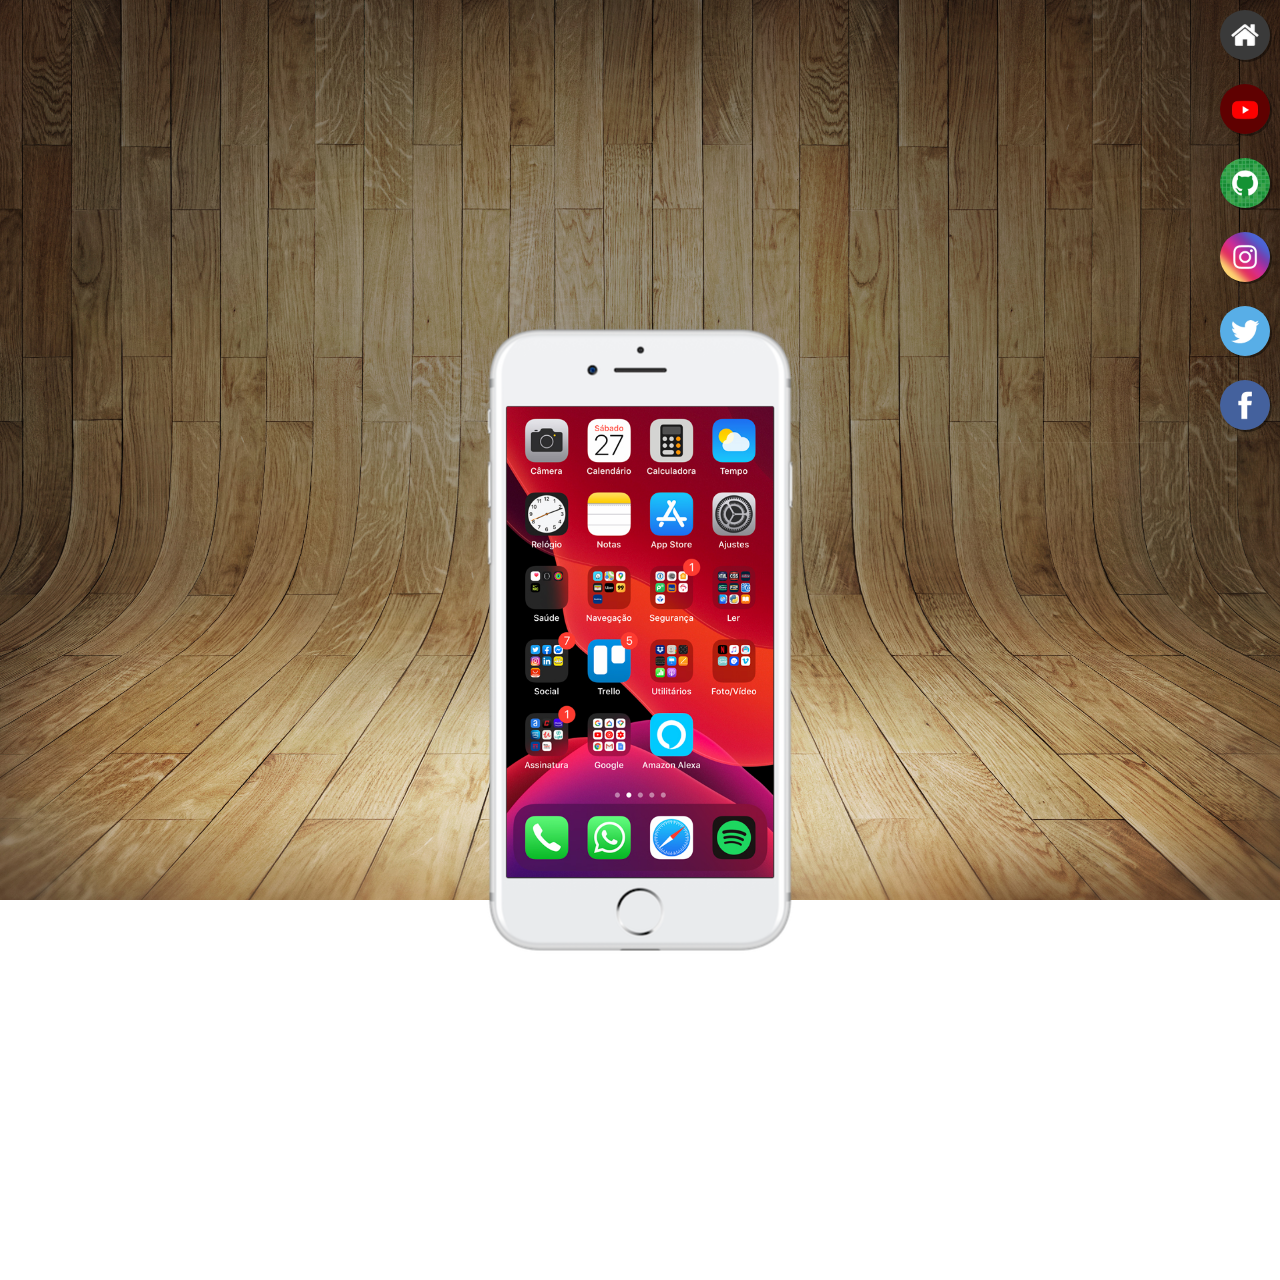
<file: index.html>
<!DOCTYPE html>
<html lang="en">
<head>
    <meta charset="UTF-8">
    <meta name="viewport" content="width=device-width, initial-scale=1.0">
    <link rel="shortcut icon" href="favicon.ico" type="image/x-icon">
    <link rel="stylesheet" href="estilos/style.css">
    <title>Projeto Social</title>
</head>
<body>
    <main>
        <section id="telefone">
            <iframe src="./home.html" frameborder="0" name="tela" id="tela">
                <p>Seu navegador não é compatível com essa tecnologia.</p>
            </iframe>
        </section>
        <section id="sociais">
            <a href="./home.html" target="tela"><img src="./imagens/logo-home.jpg" alt="Logo Home"></a><br>
            <a href="./youtube.html" target="tela"><img src="./imagens/logo-youtube.jpg" alt="Logo Youtube"></a><br>
            <a href="./github.html" target="tela"><img src="./imagens/logo-github.jpg" alt="Logo GitHub"></a><br>
            <a href="./instagram.html" target="tela"><img src="./imagens/logo-instagram.jpg" alt="Logo Instagram"></a><br>
            <a href="./twitter.html" target="tela"><img src="./imagens/logo-twitter.jpg" alt="Logo Twitter"></a><br>
            <a href="./facebook.html" target="tela"><img src="./imagens/logo-facebook.jpg" alt="Logo Facebook"></a>
        </section>
    </main>
</body>
</html>
</file>
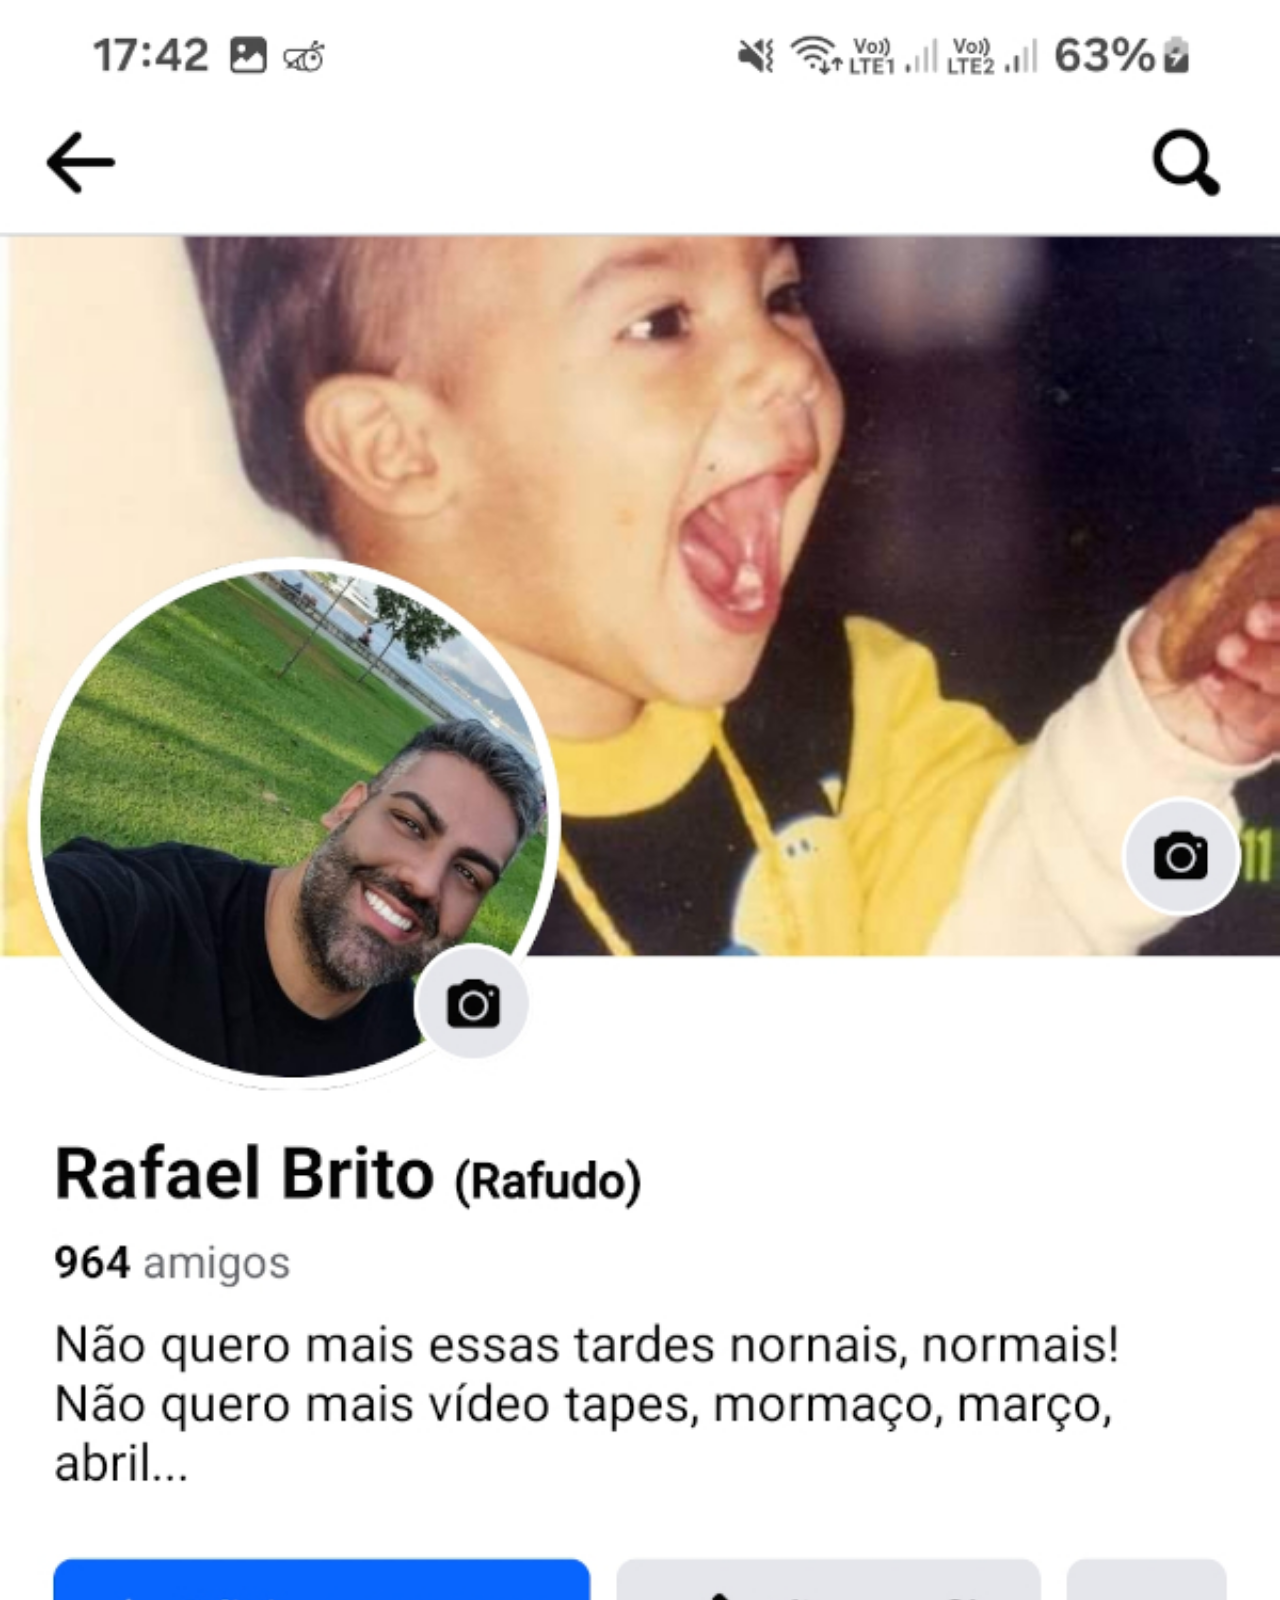
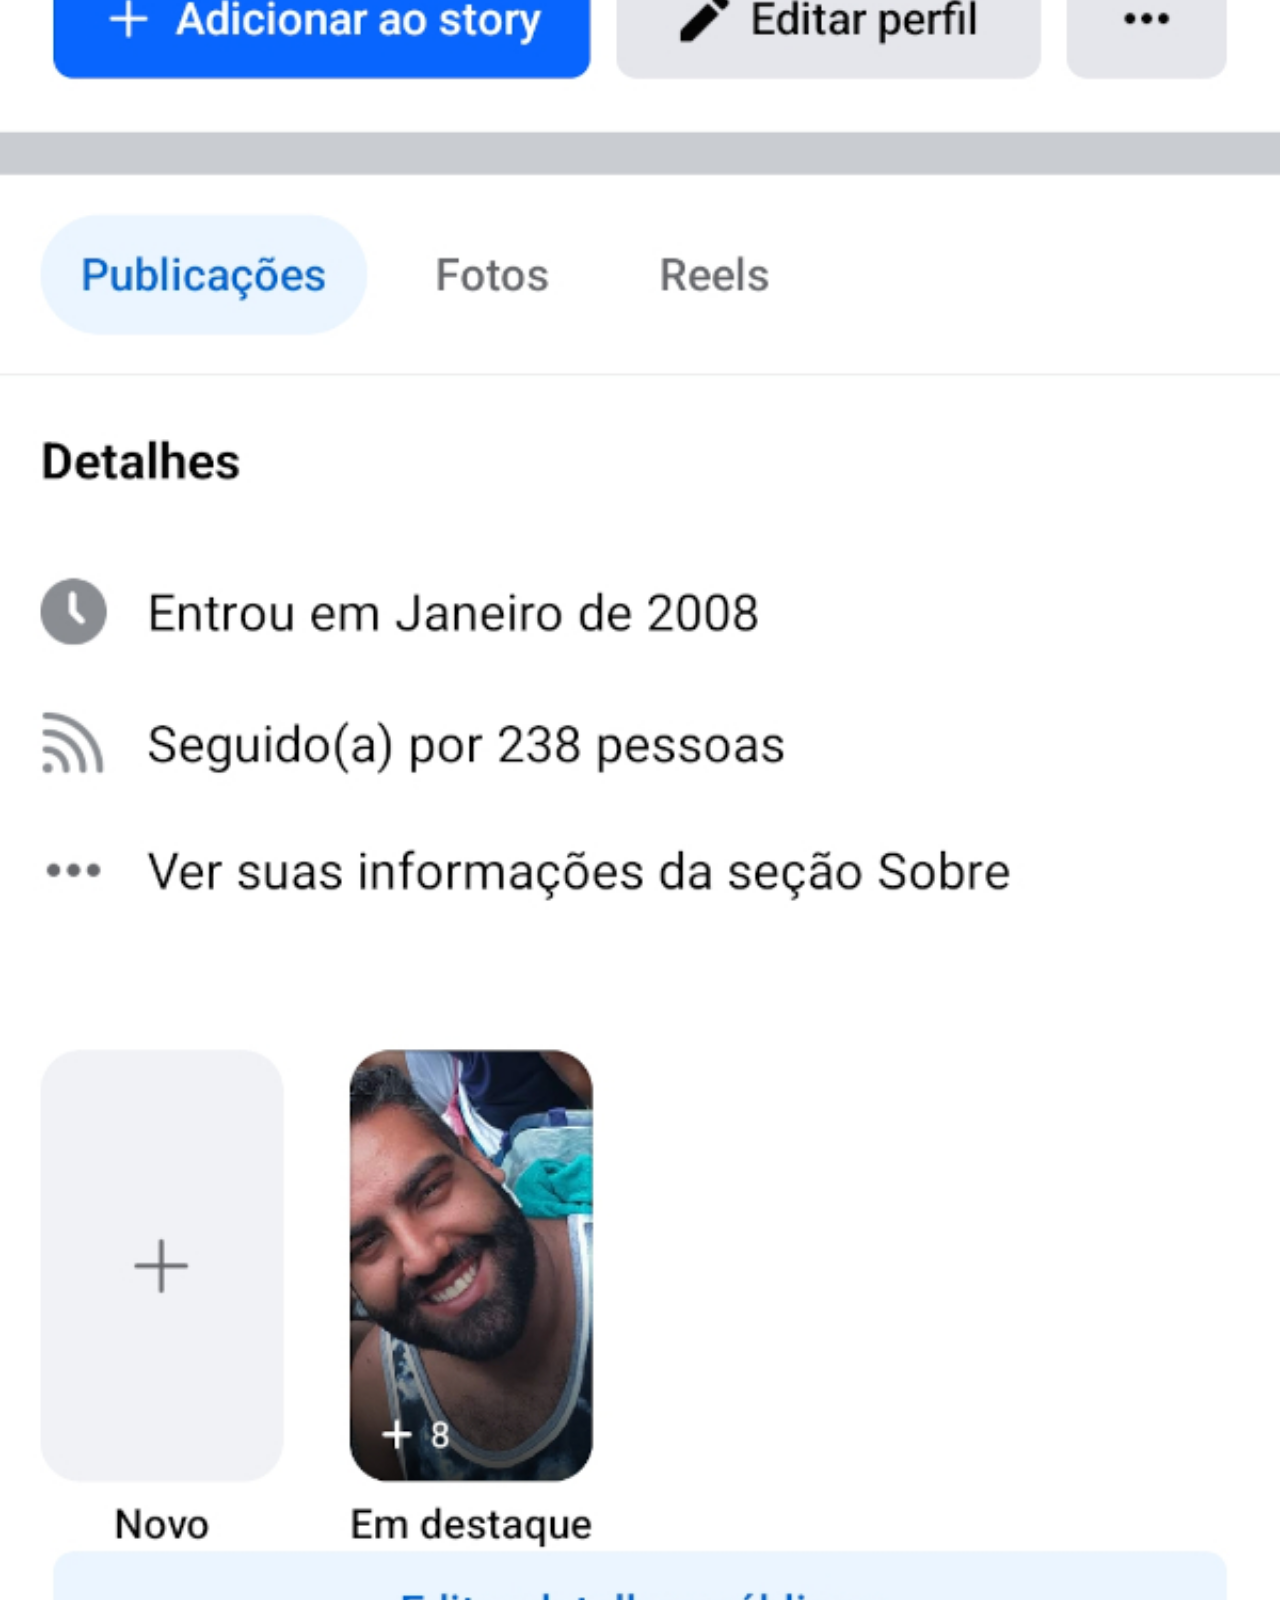
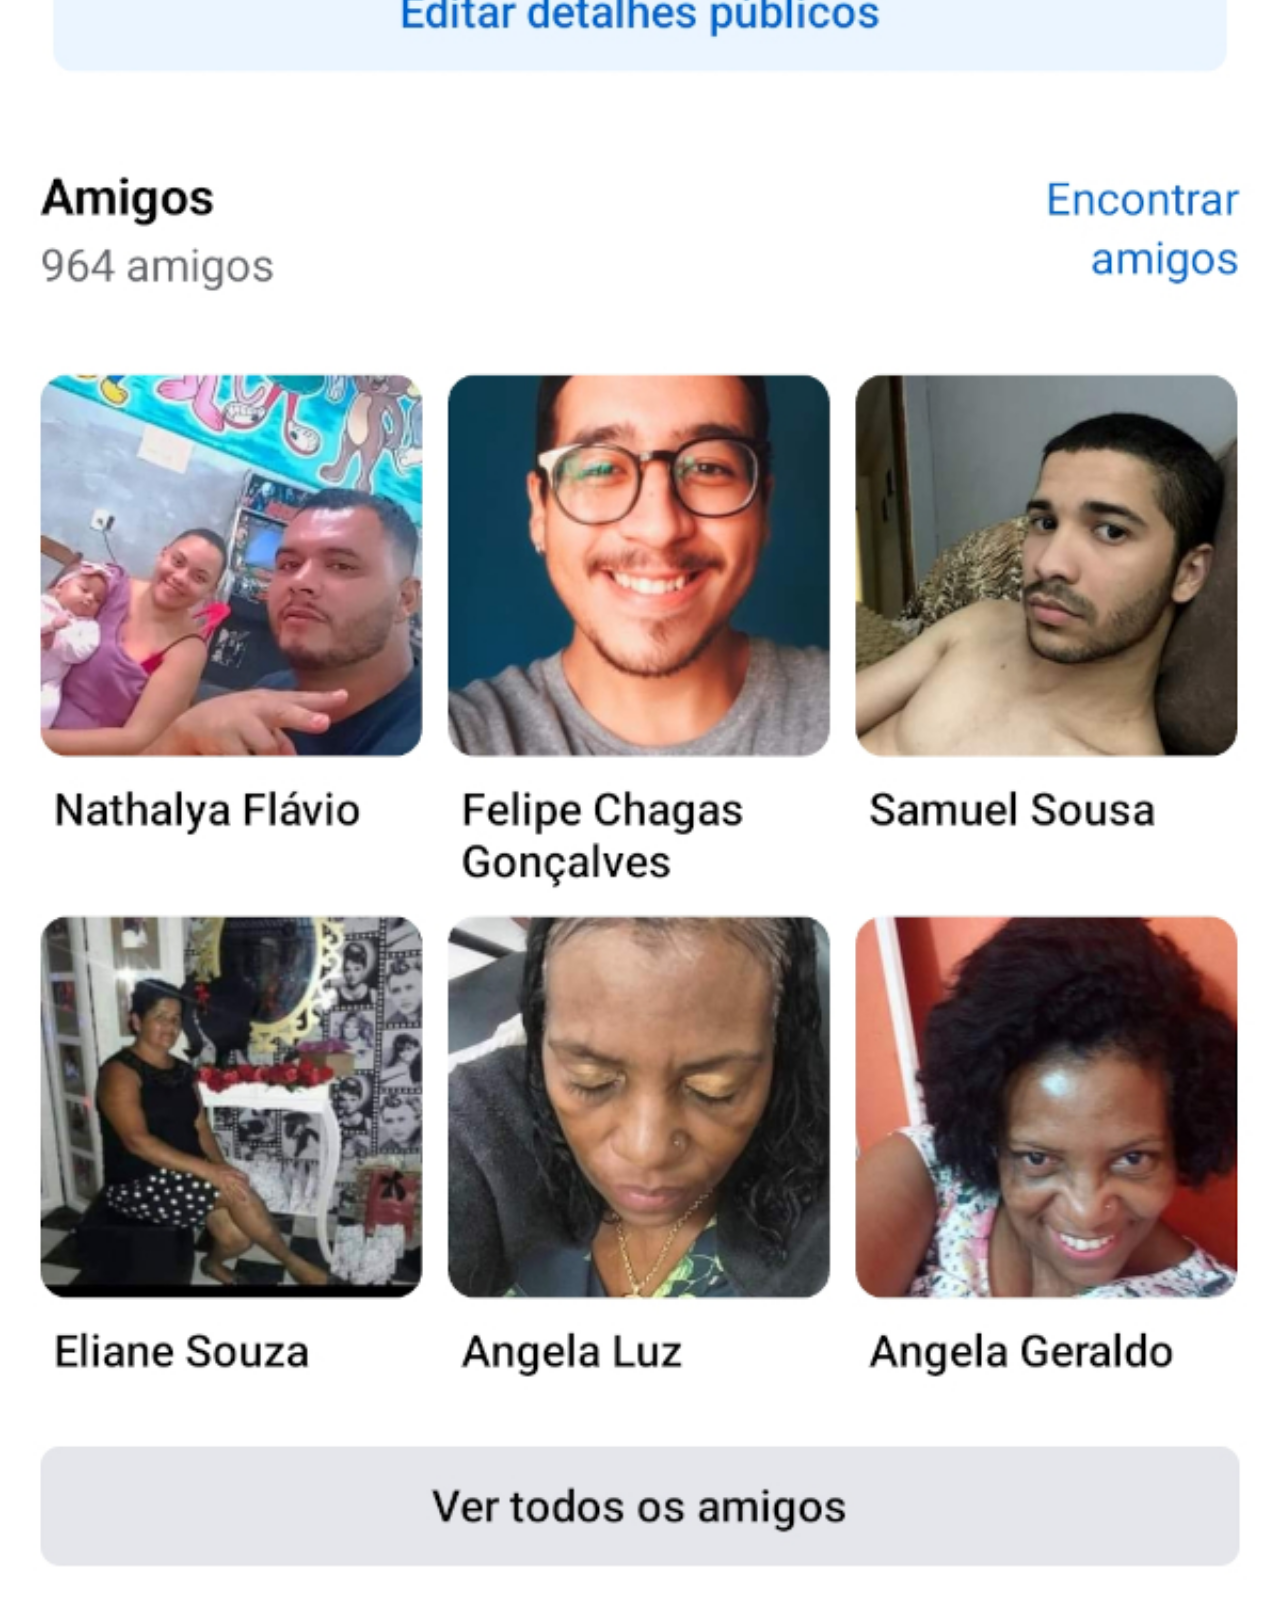
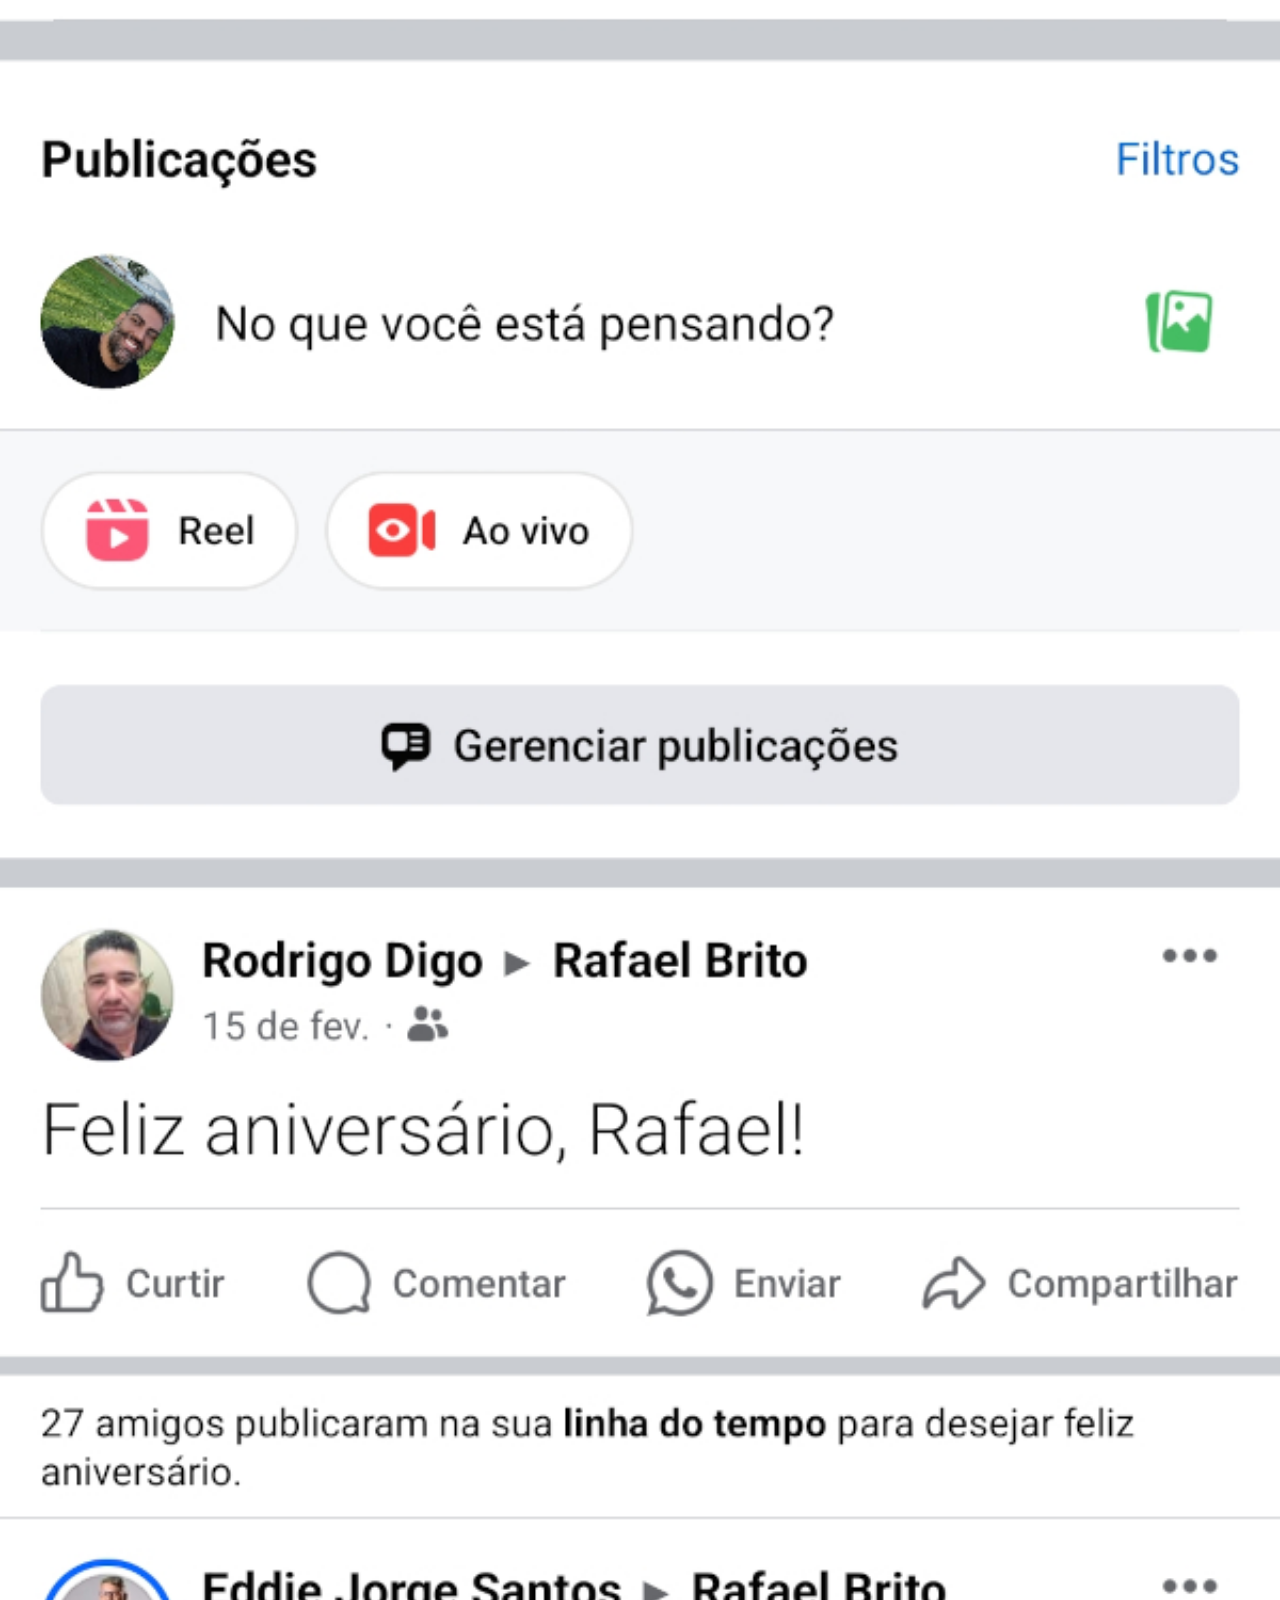
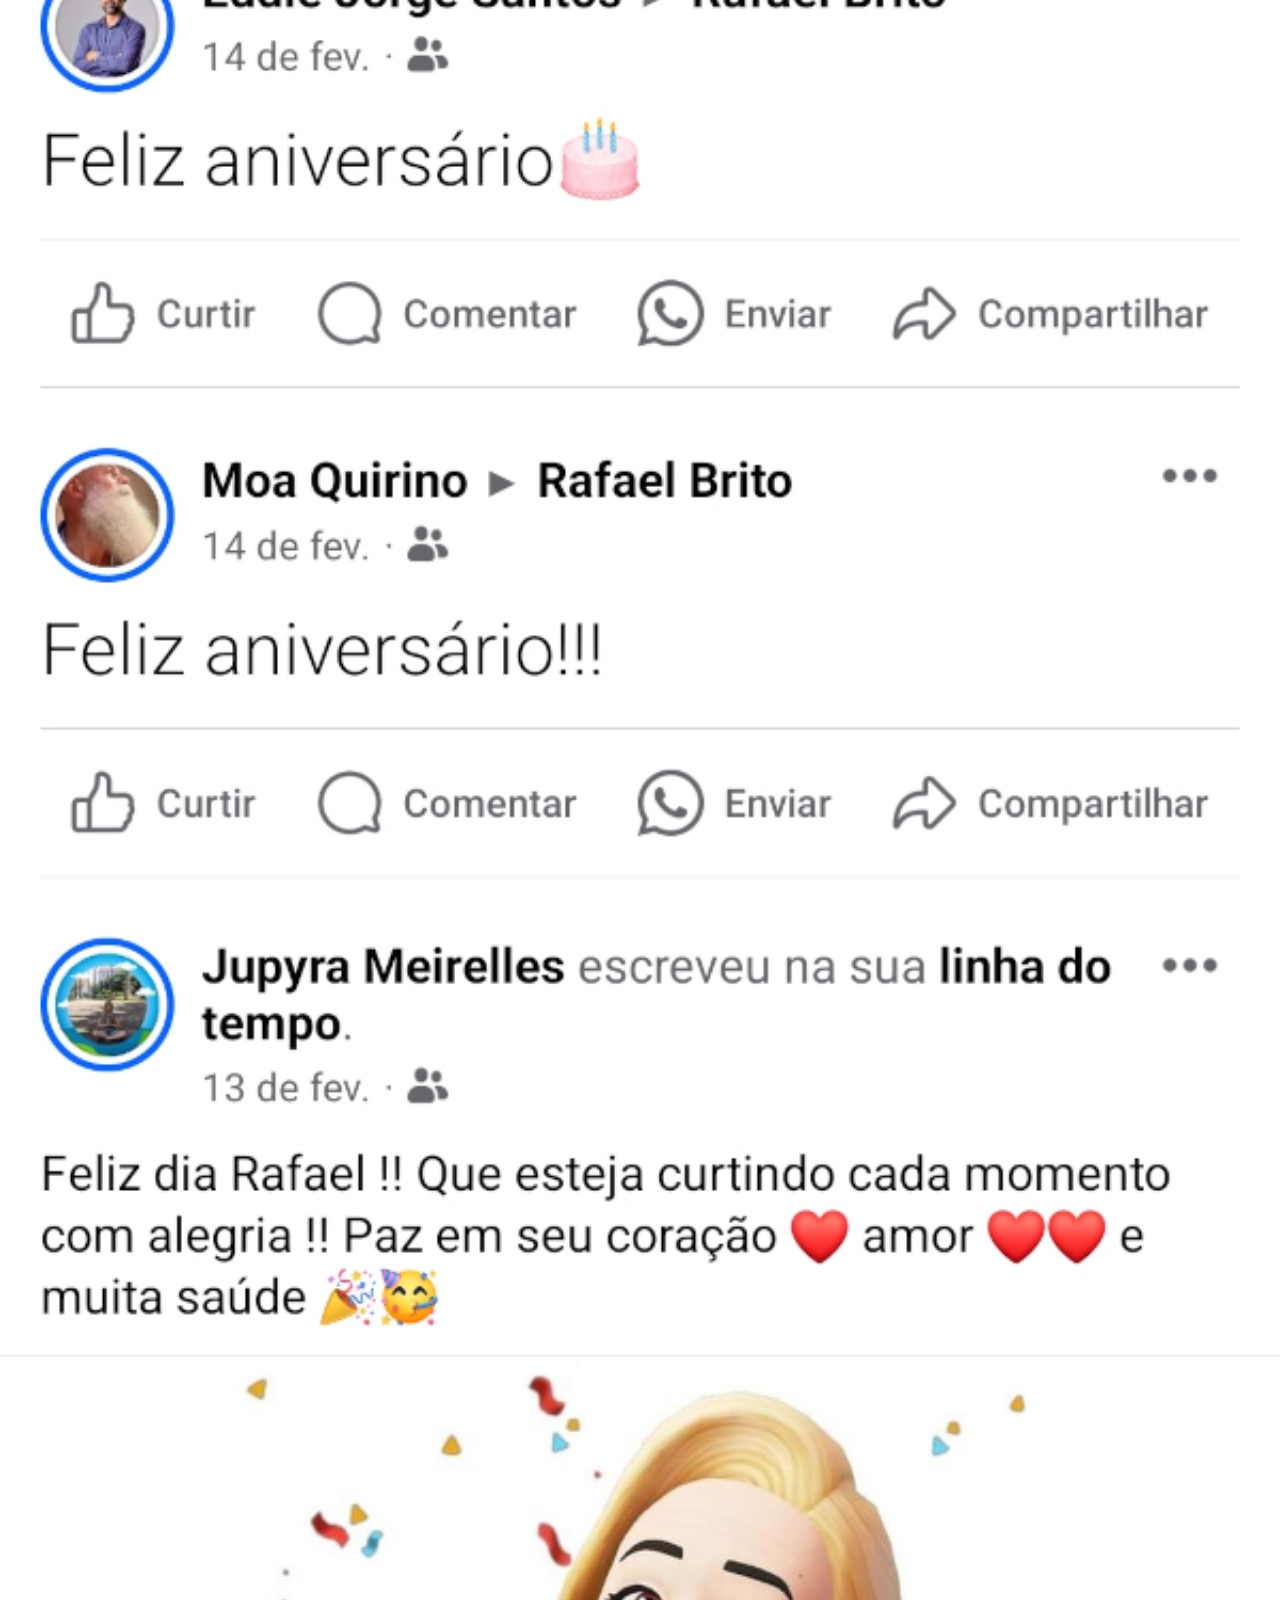
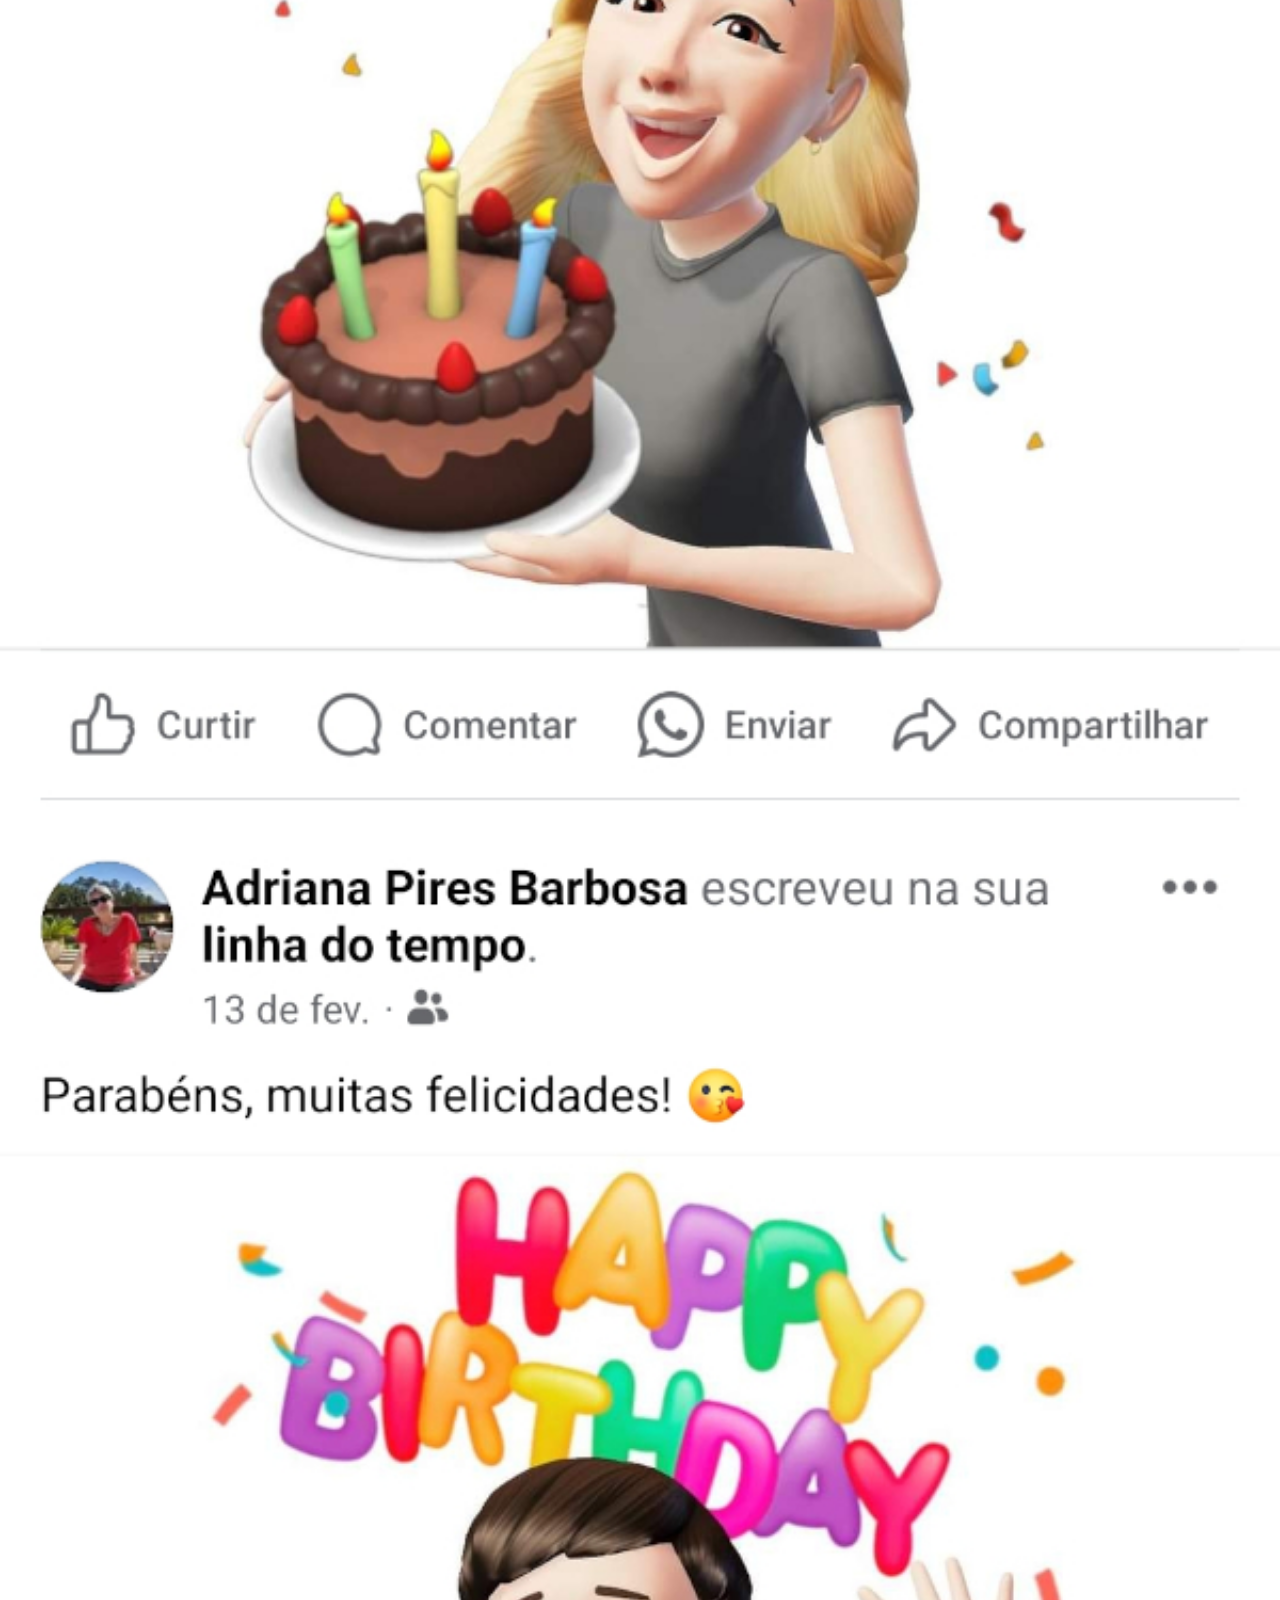
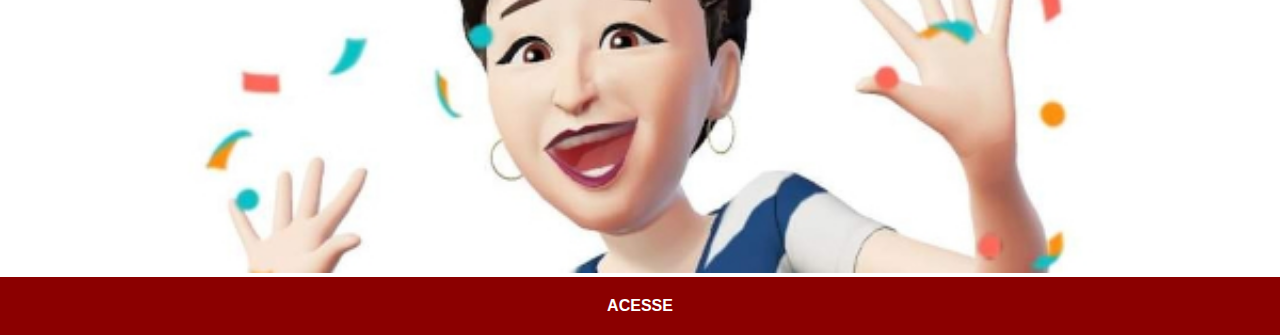
<file: facebook.html>
<!DOCTYPE html>
<html lang="pt-br">
<head>
    <meta charset="UTF-8">
    <meta name="viewport" content="width=device-width, initial-scale=1.0">
    <link rel="stylesheet" href="./estilos/sociais.css">
    <title>Faceook</title>
</head>
<body>
    <img src="./imagens/tela-facebook.jpg" alt="Facebook">
    <a href="https://www.facebook.com/rafudo" target="_blank" rel="external">ACESSE</a>
</body>
</html>
</file>
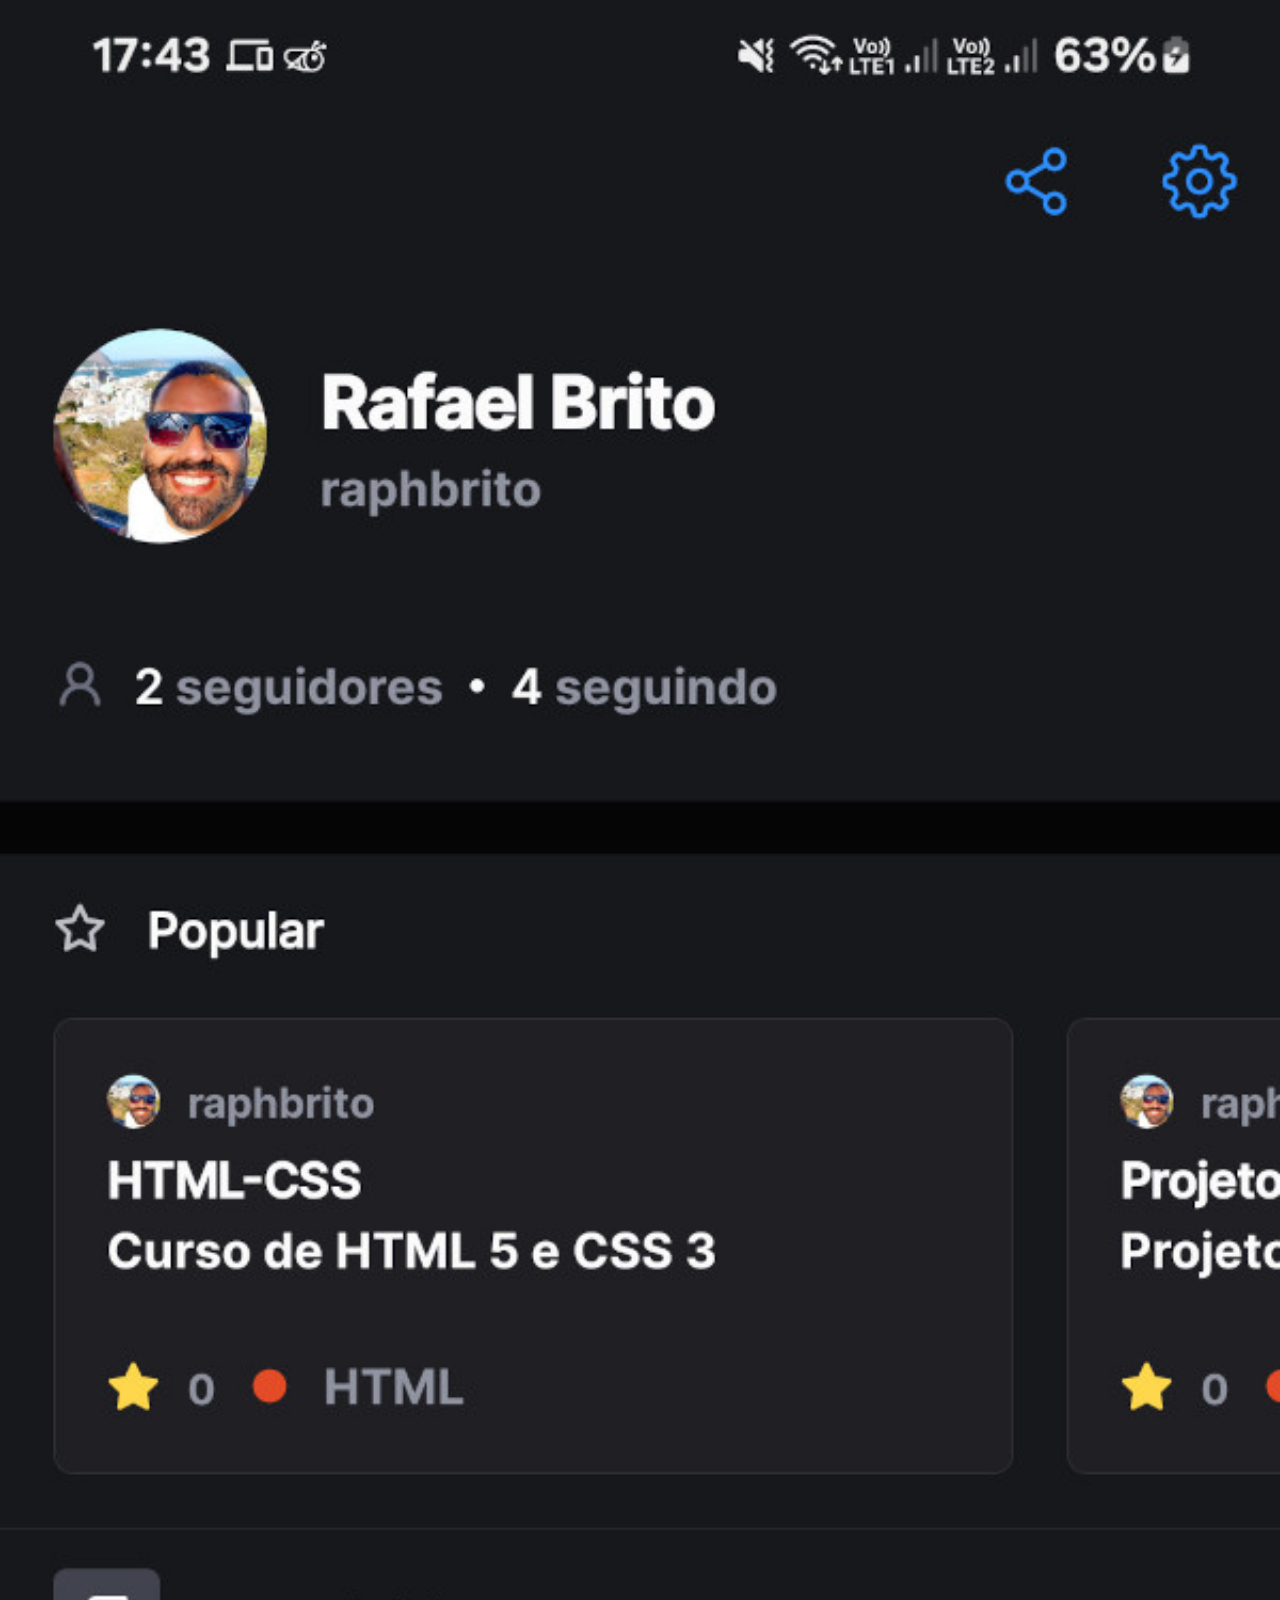
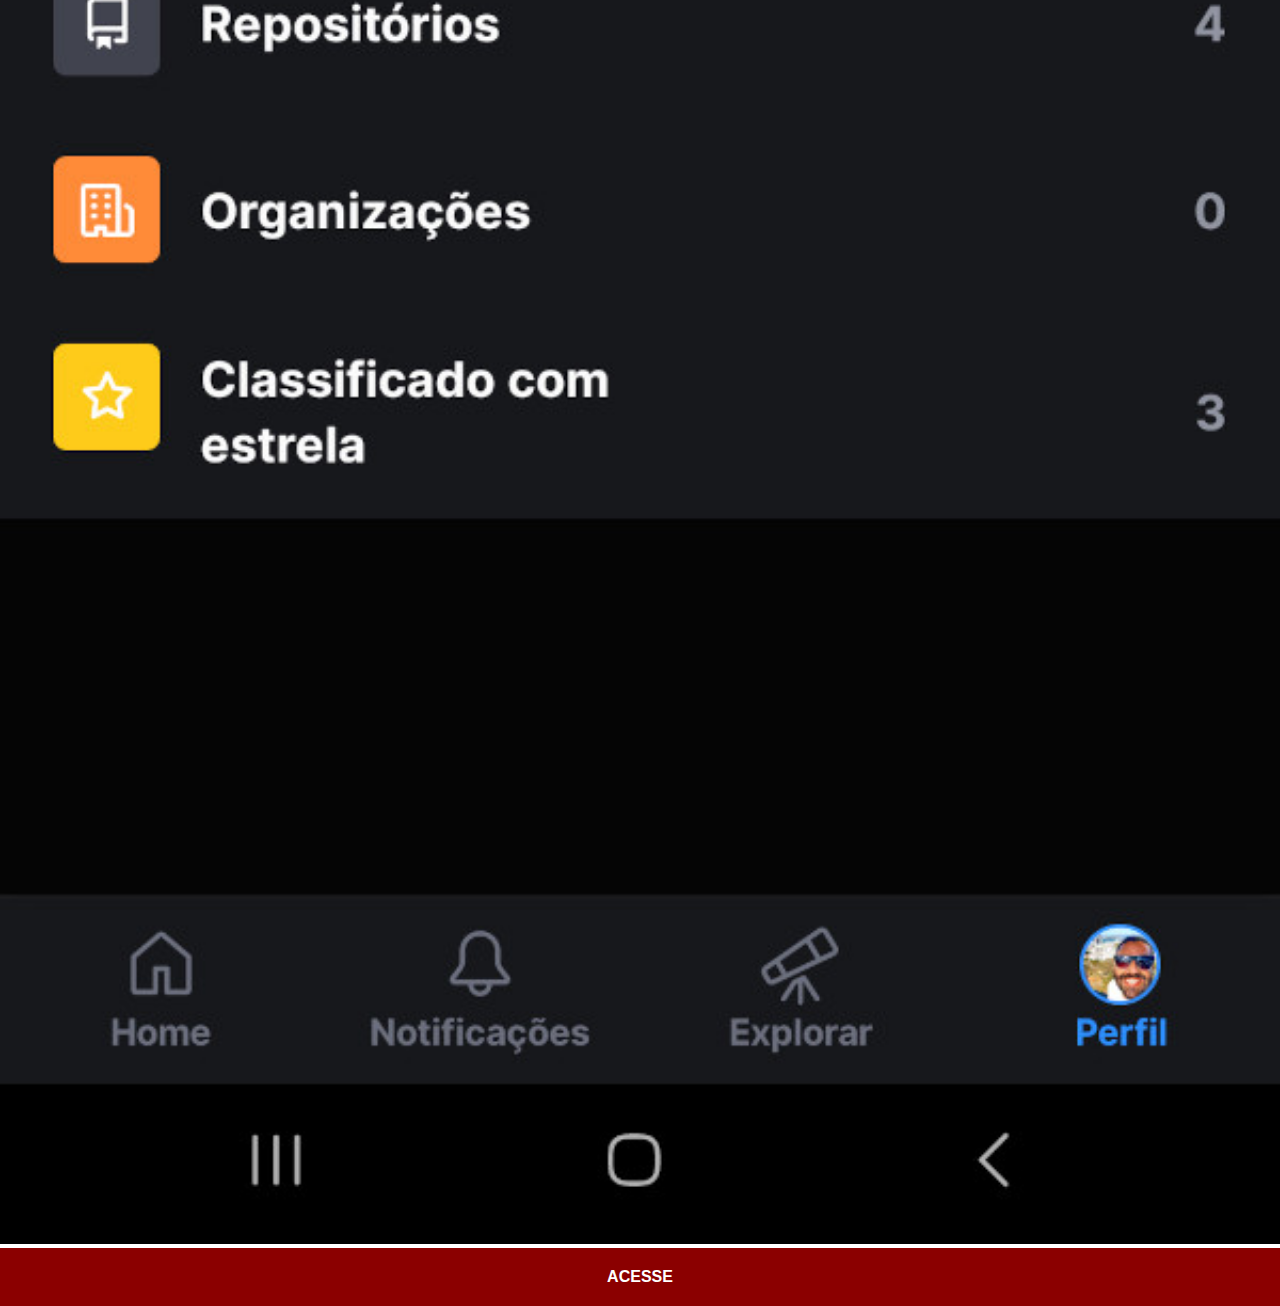
<file: github.html>
<!DOCTYPE html>
<html lang="pt-br">
<head>
    <meta charset="UTF-8">
    <meta name="viewport" content="width=device-width, initial-scale=1.0">
    <link rel="stylesheet" href="./estilos/sociais.css">
    <title>GitHub</title>
</head>
<body>
    <img src="./imagens/tela-github.jpg" alt="GitHub">
    <a href="https://raphbrito.github.io/HTML-CSS/" target="_blank" rel="external">ACESSE</a>
</body>
</html>
</file>
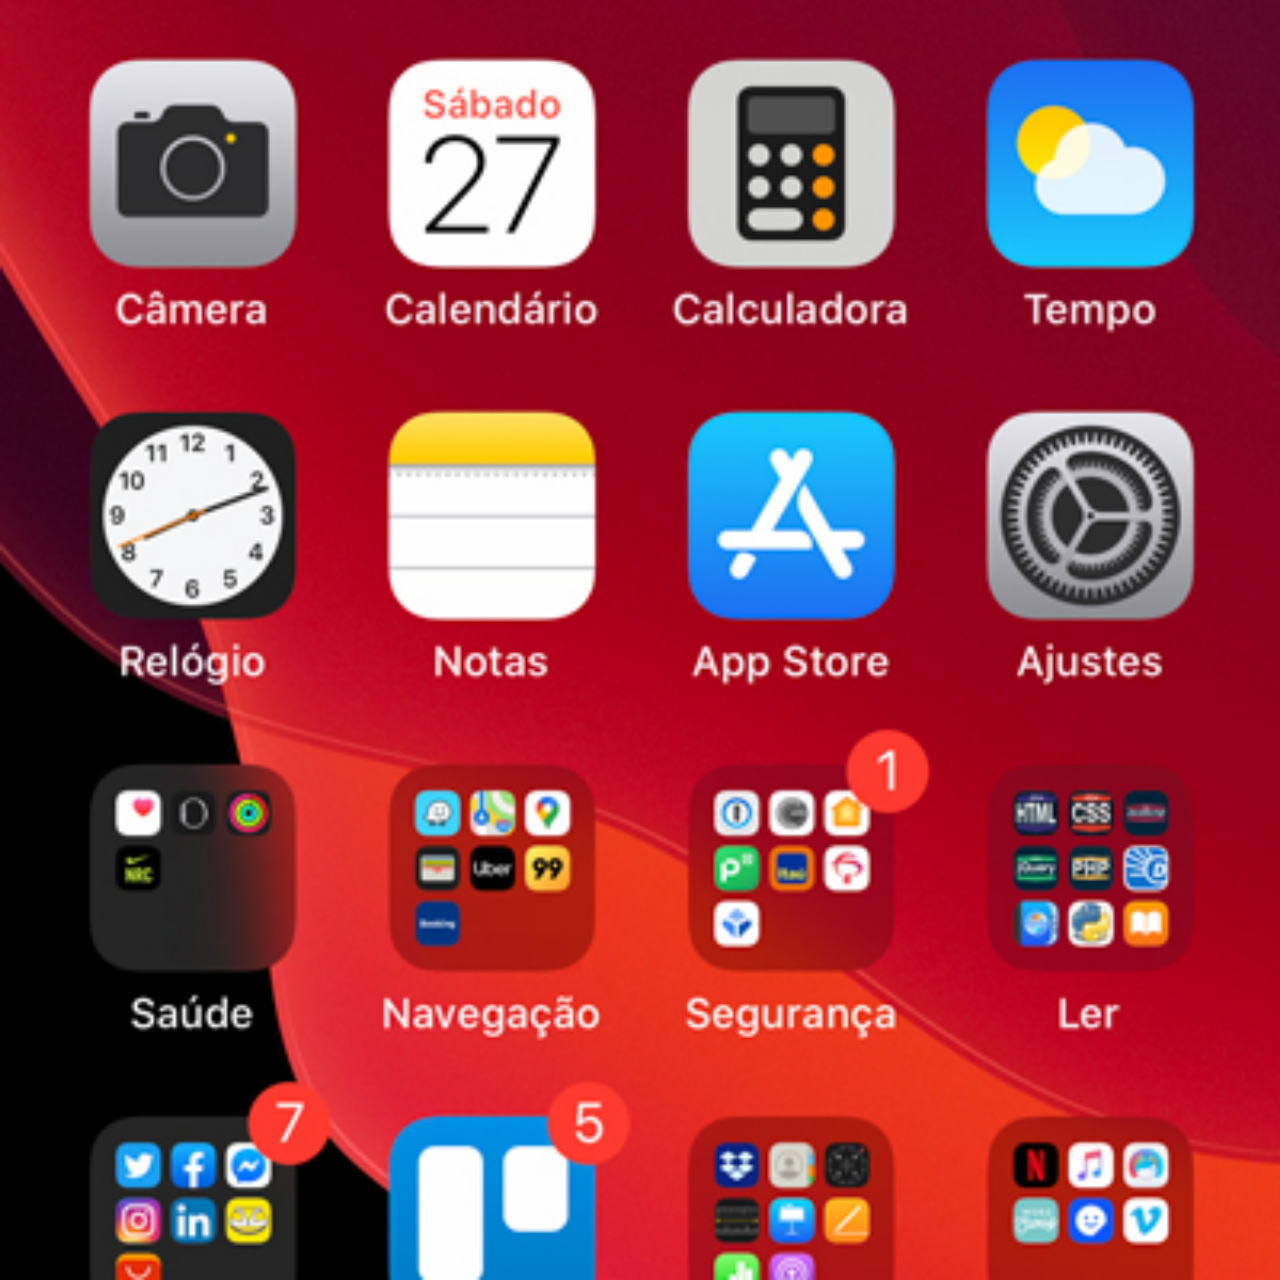
<file: home.html>
<!DOCTYPE html>
<html lang="pt-br">
<head>
    <meta charset="UTF-8">
    <meta name="viewport" content="width=device-width, initial-scale=1.0">
    <title>Document</title>
    <style>
        *{
            margin: 0px;
            padding: 0px;
        }
        body{
            height: 100vw;
            width: 100vw;
            background: black url('./imagens/tela-home.jpg') no-repeat top center;
            background-size: cover;
        }
    </style>
</head>
<body>
    
</body>
</html>
</file>
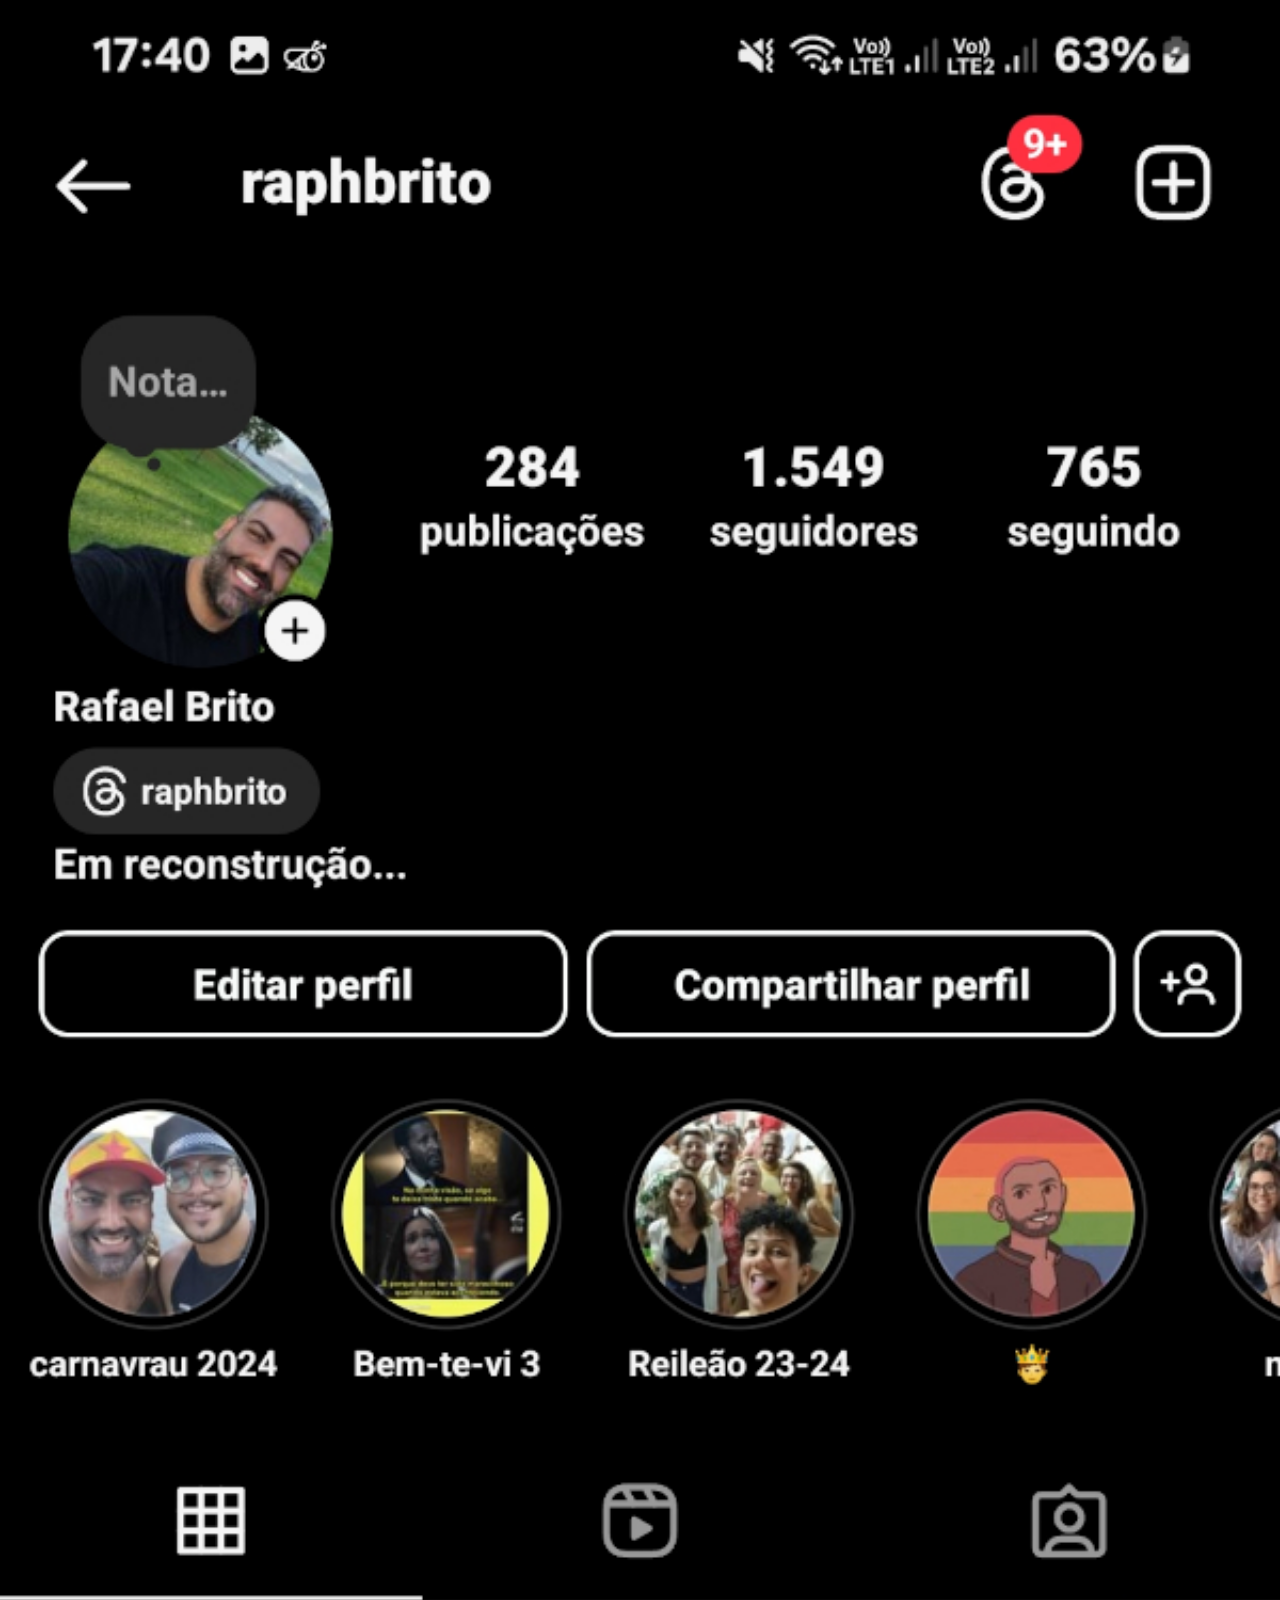
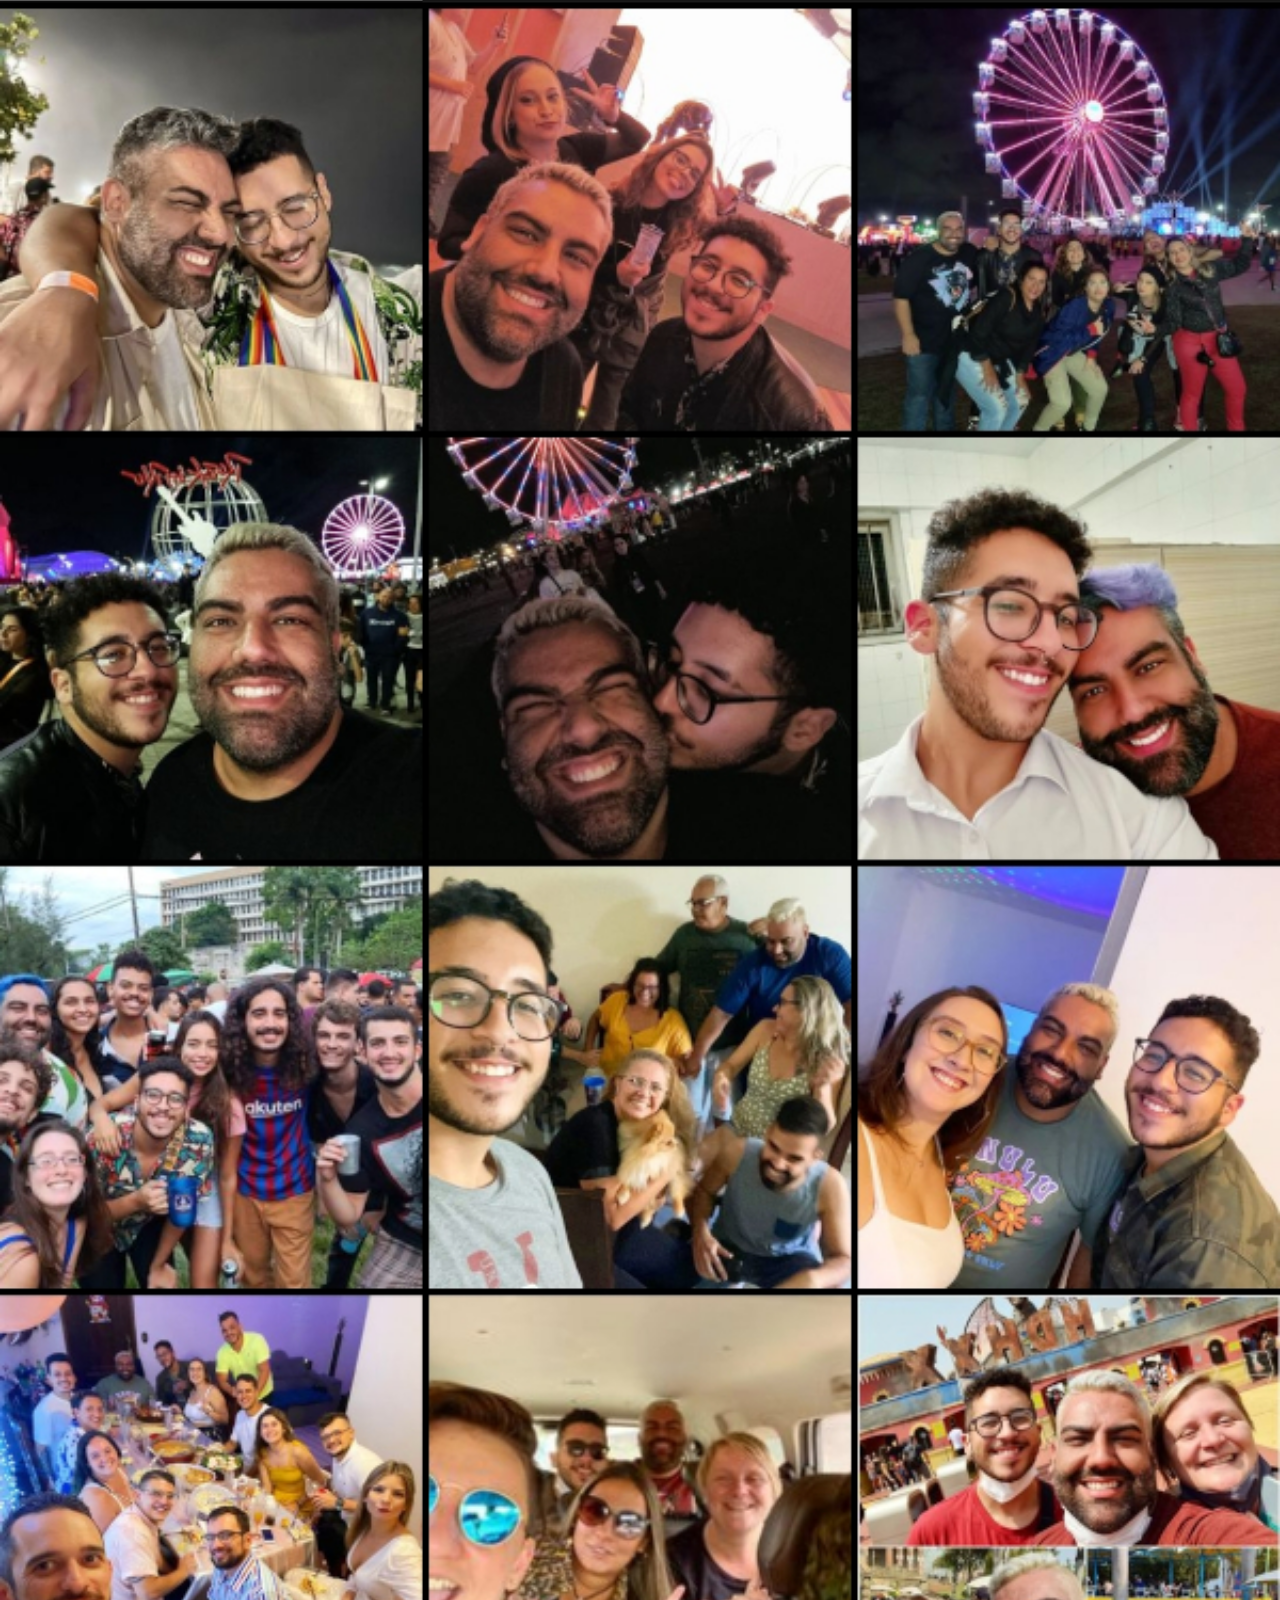
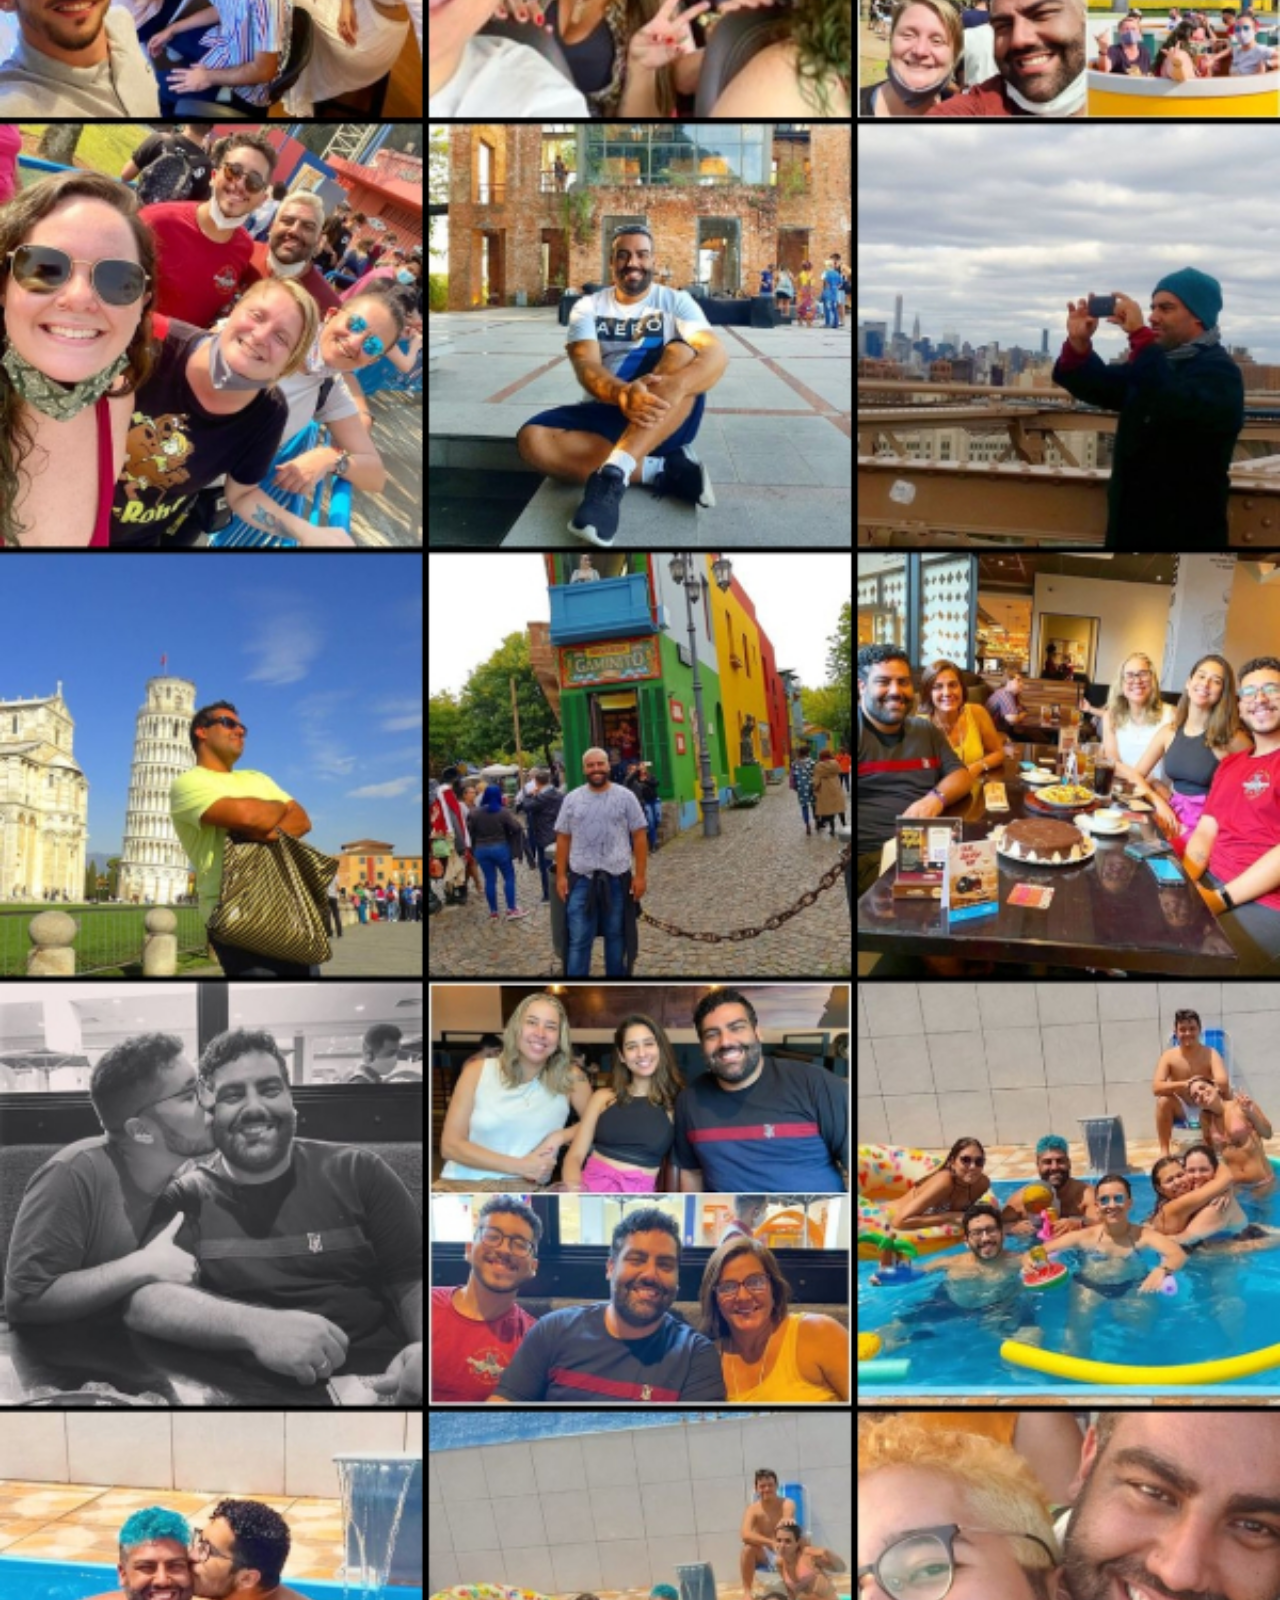
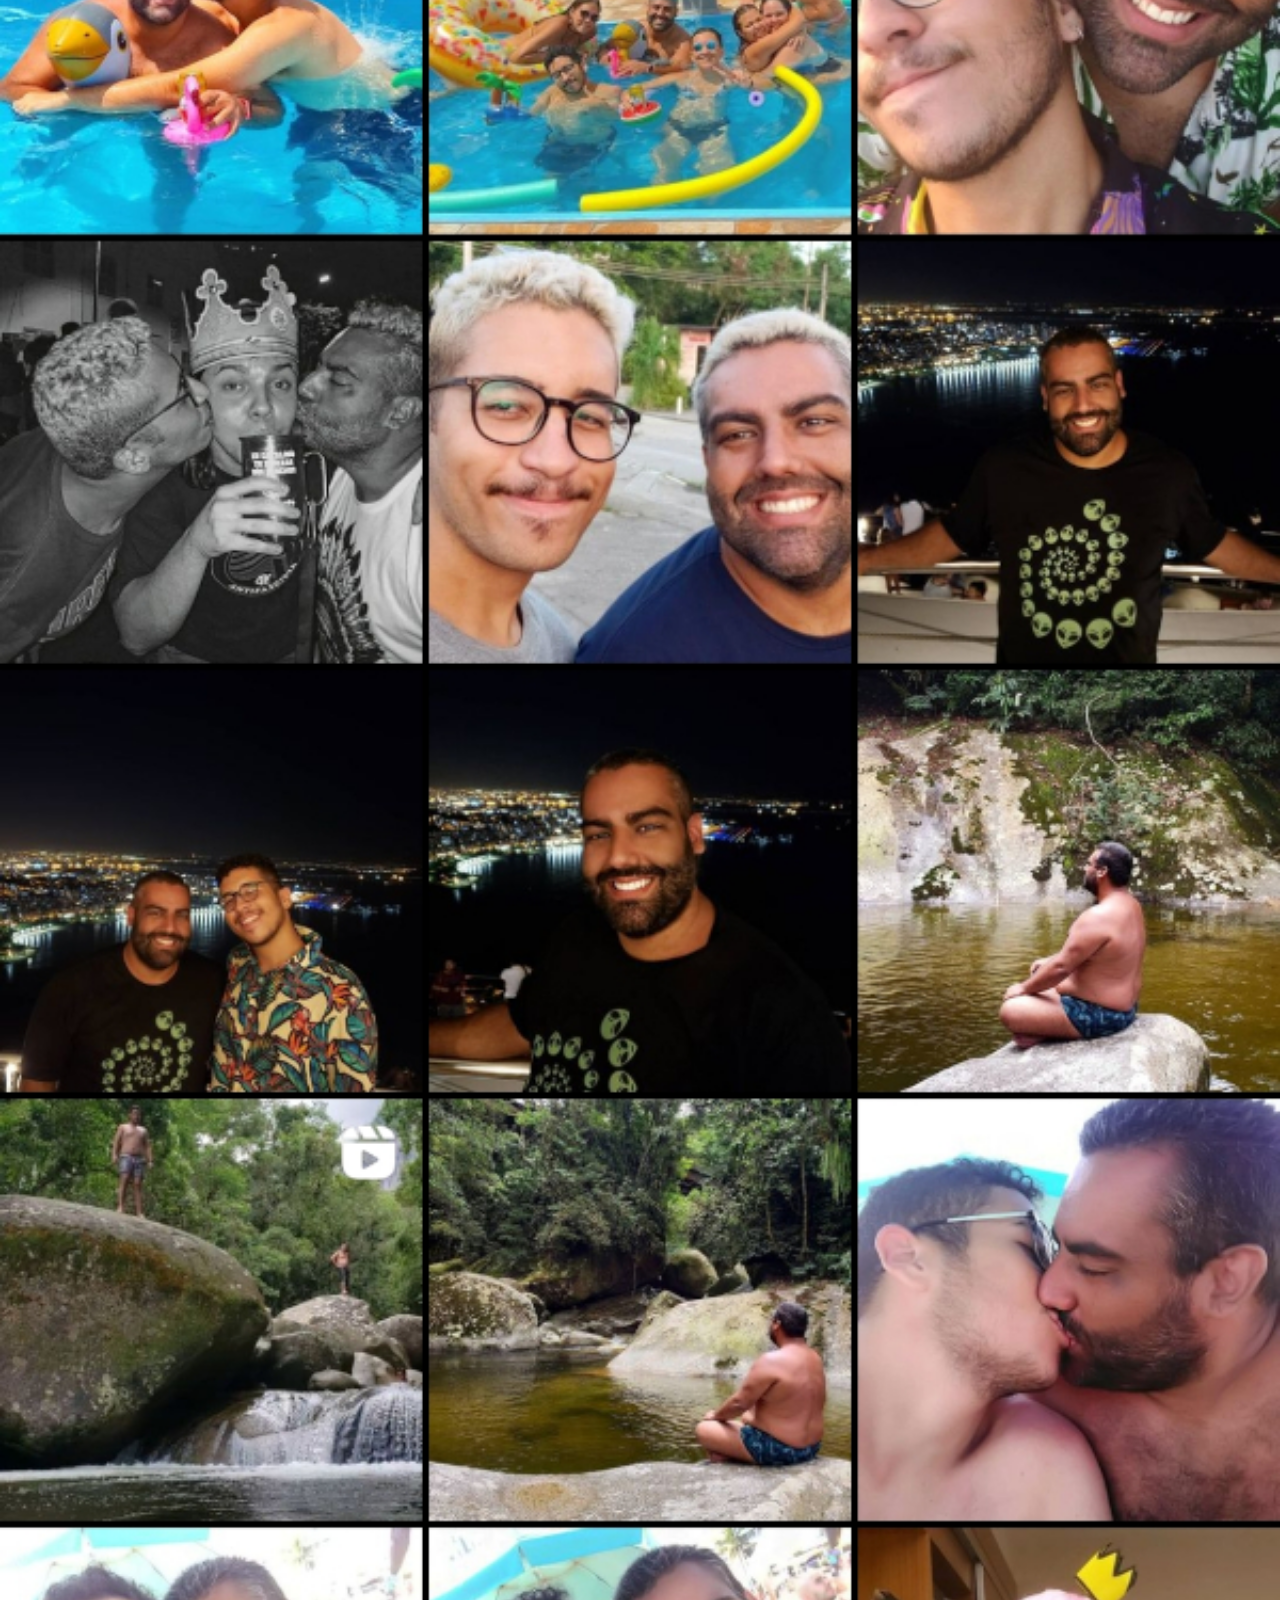
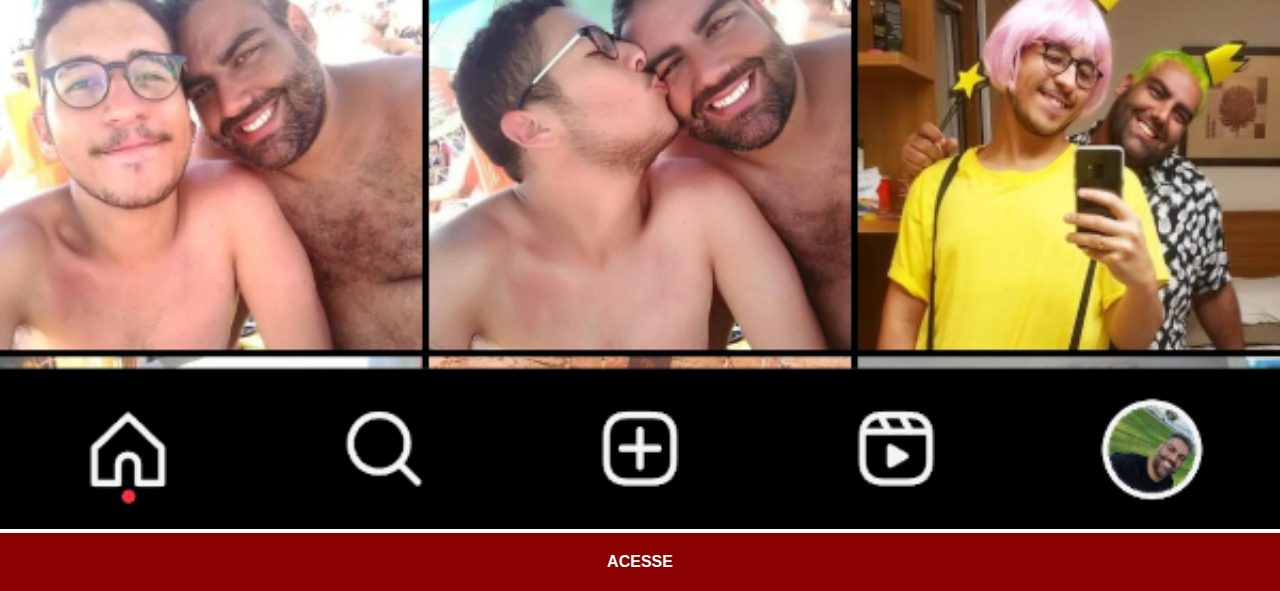
<file: instagram.html>
<!DOCTYPE html>
<html lang="pt-br">
<head>
    <meta charset="UTF-8">
    <meta name="viewport" content="width=device-width, initial-scale=1.0">
    <link rel="stylesheet" href="./estilos/sociais.css">
    <title>Instagram</title>
</head>
<body>
    <img src="./imagens/tela-instagram.jpg" alt="Instagram">
    <a href="https://instagram.com/raphbrito/" target="_blank" rel="external">ACESSE</a>
</body>
</html>
</file>
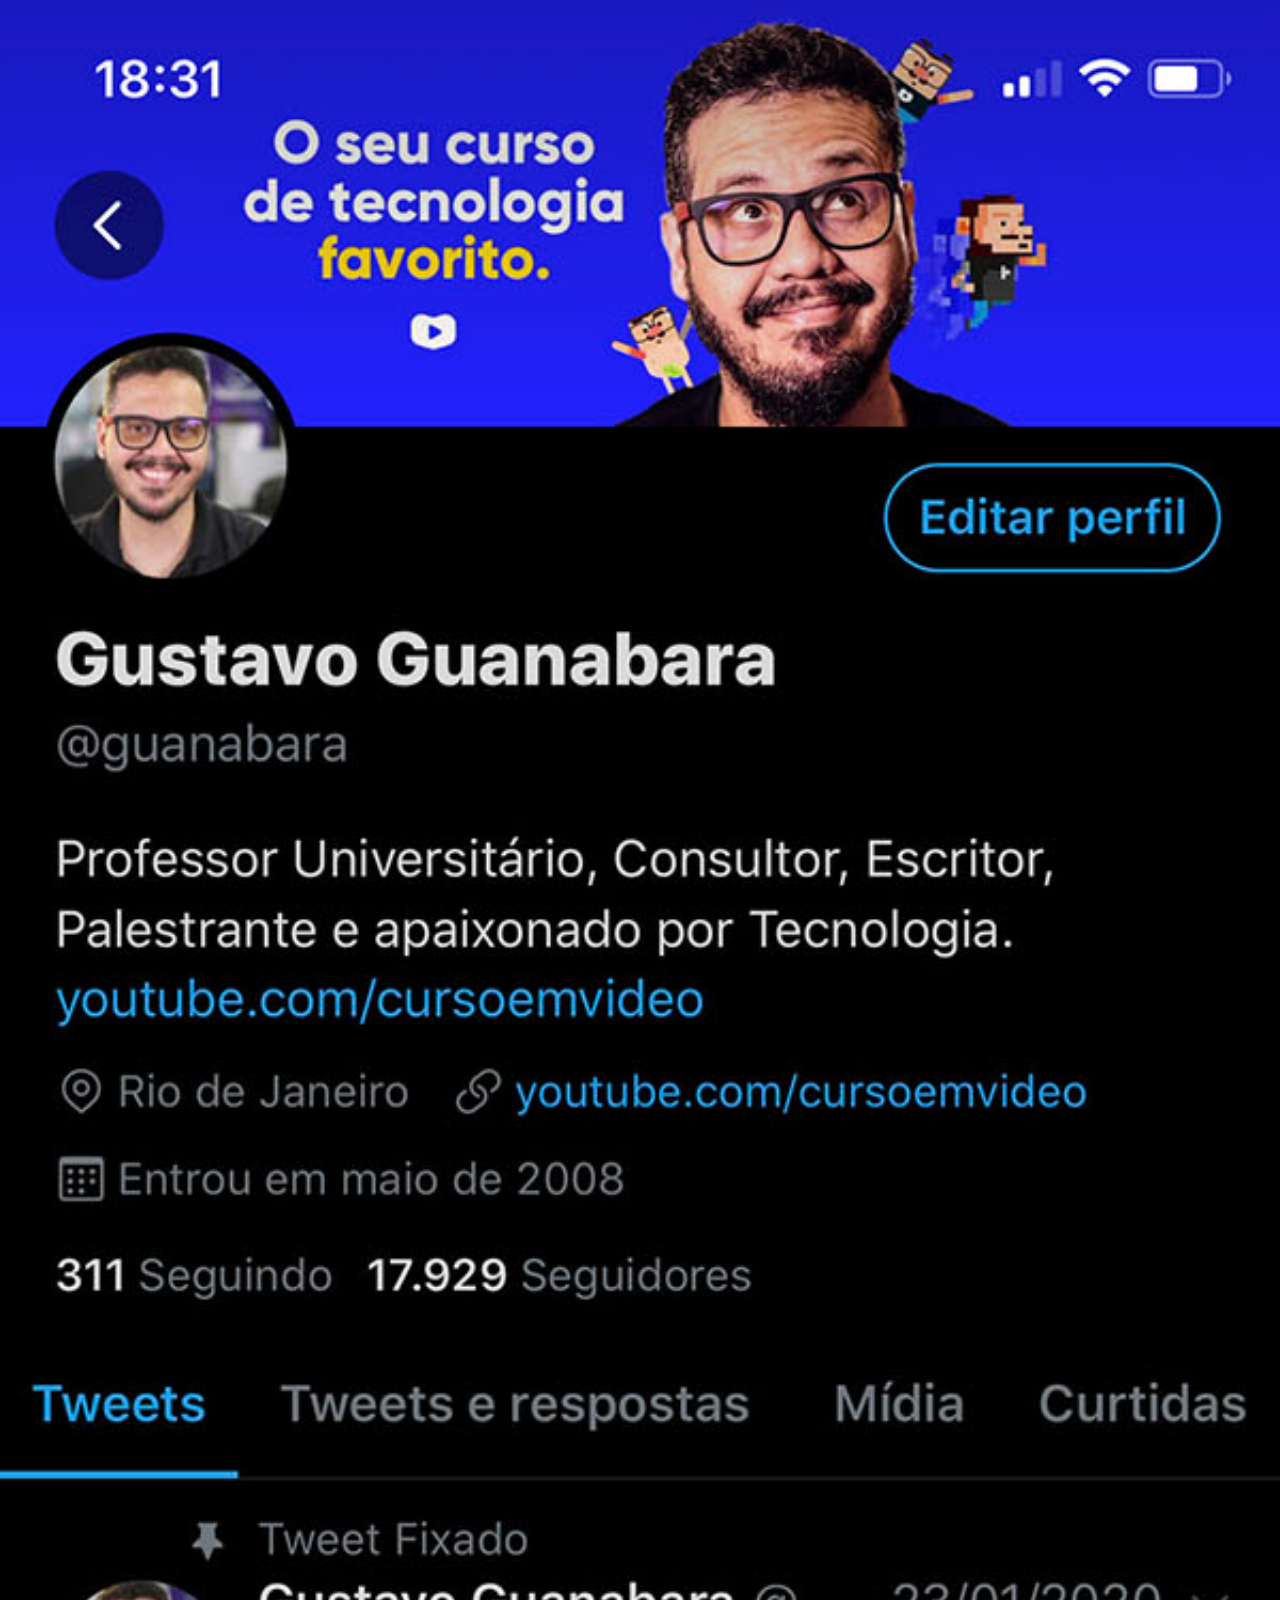
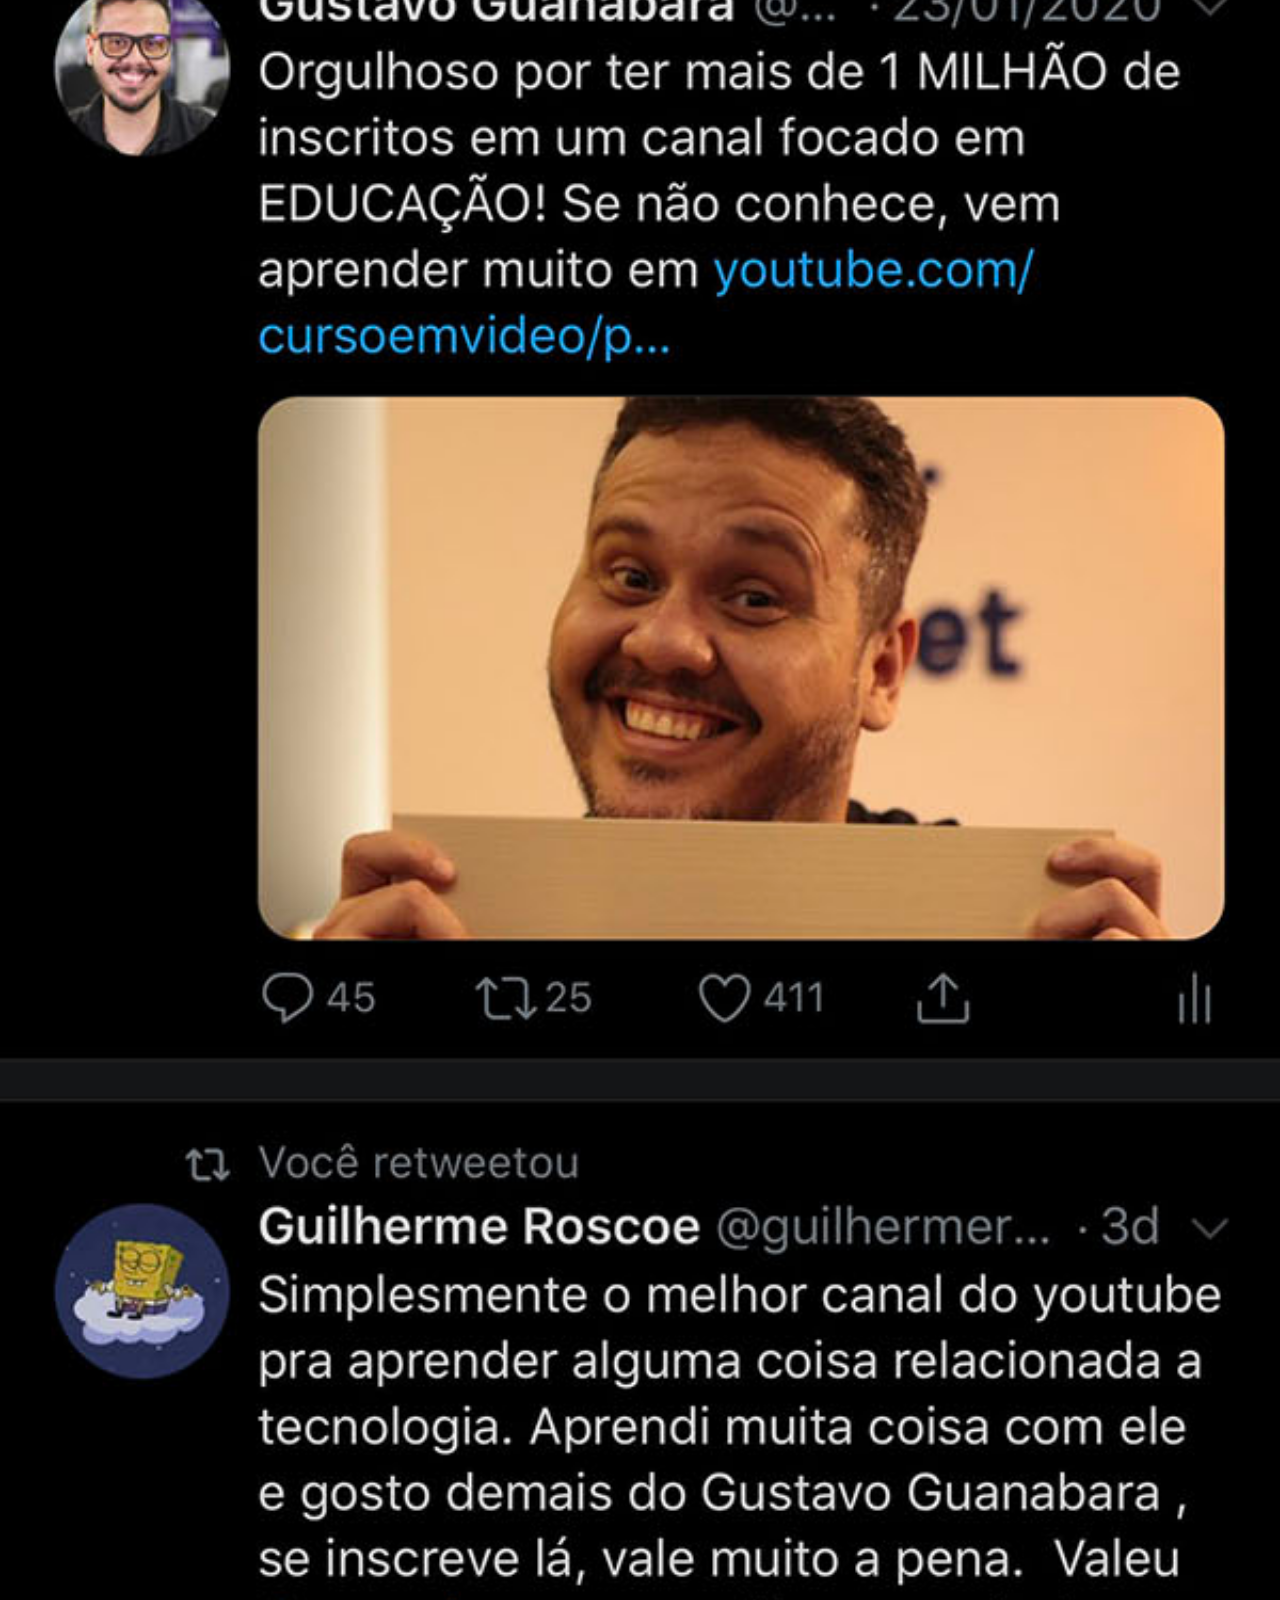
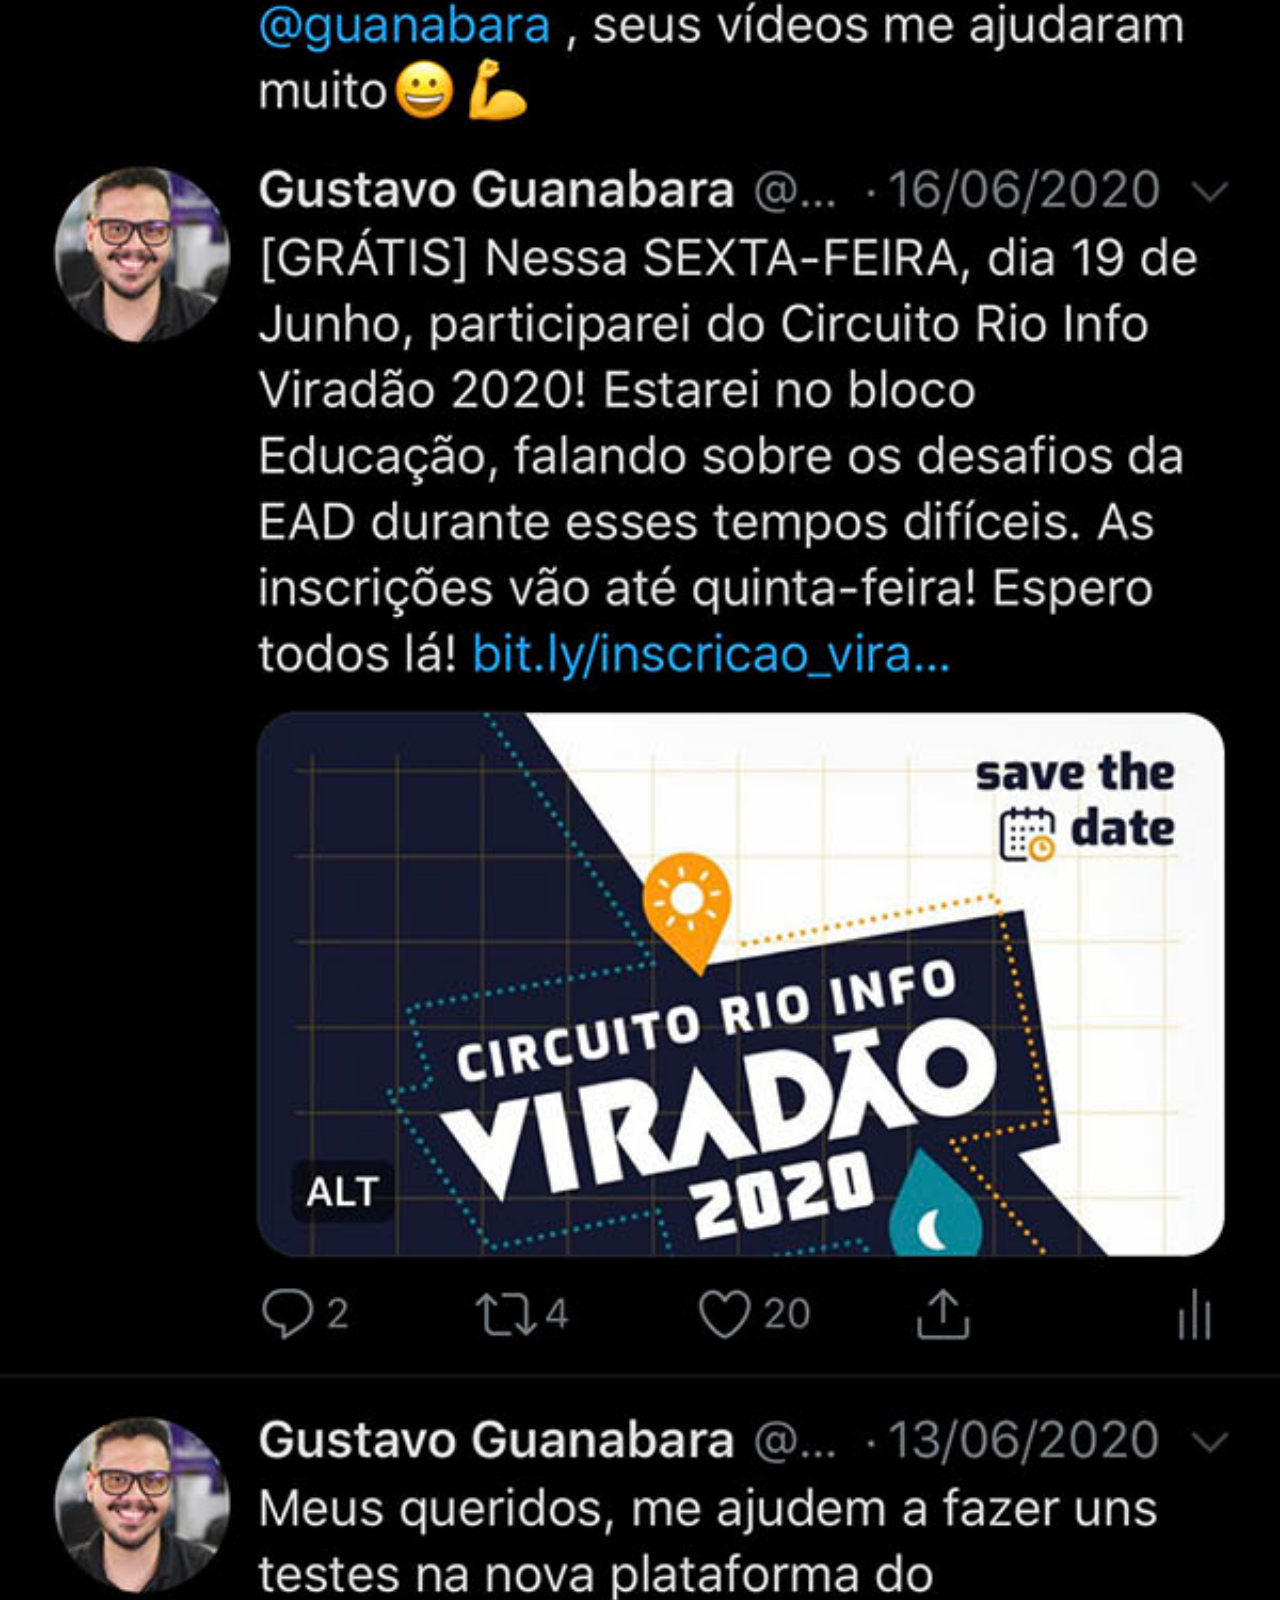
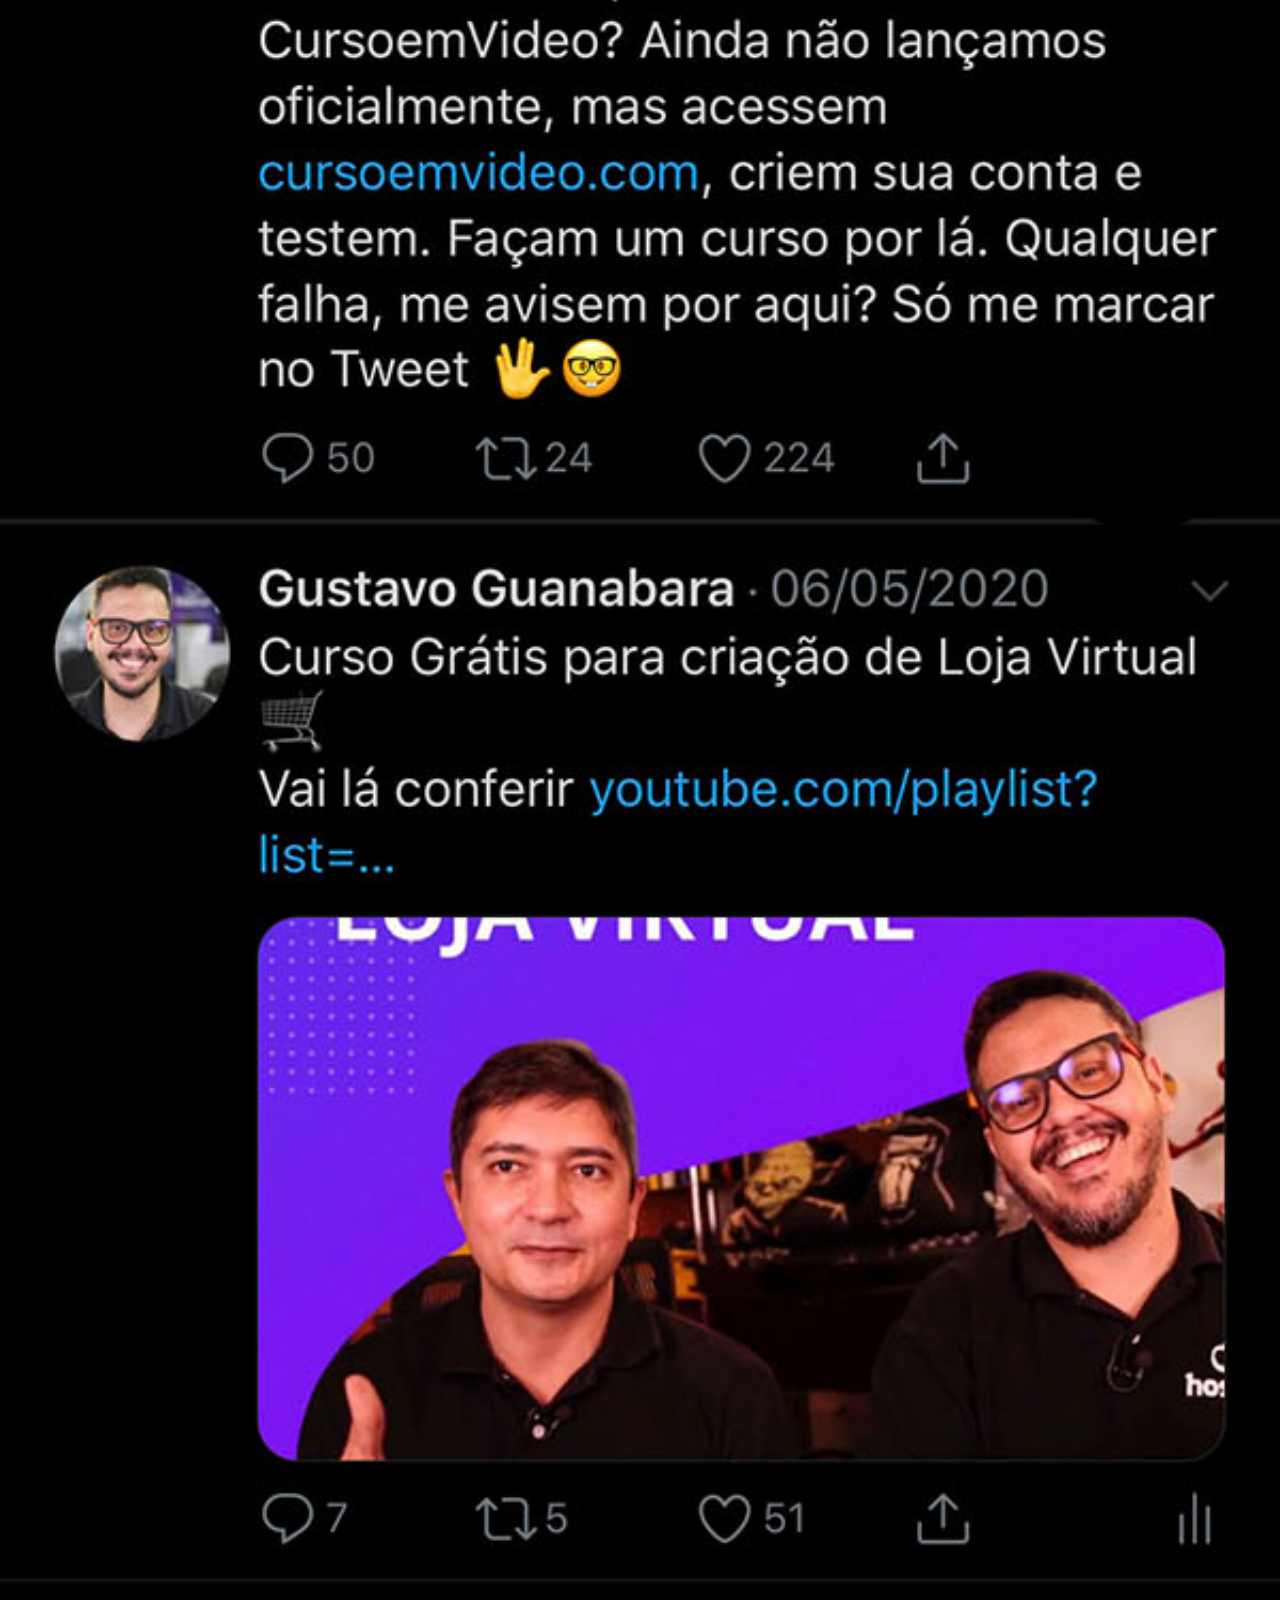
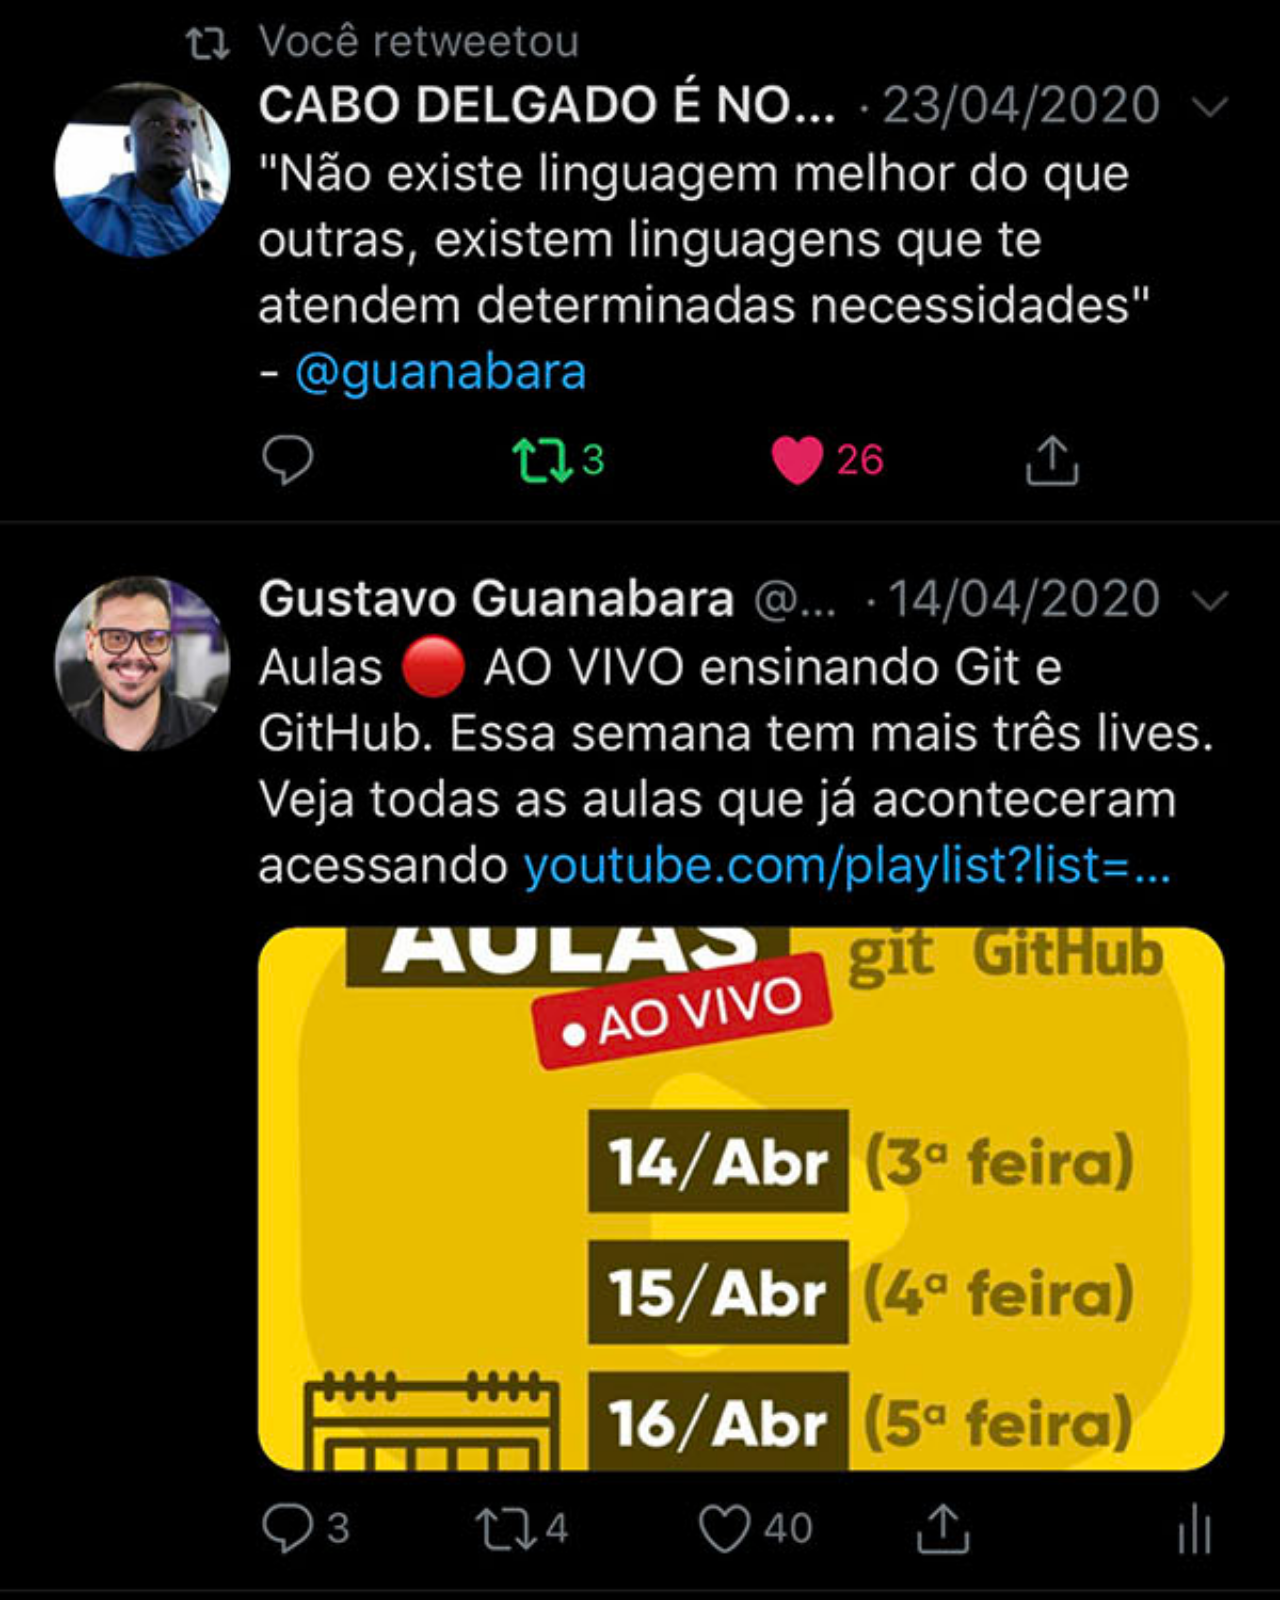
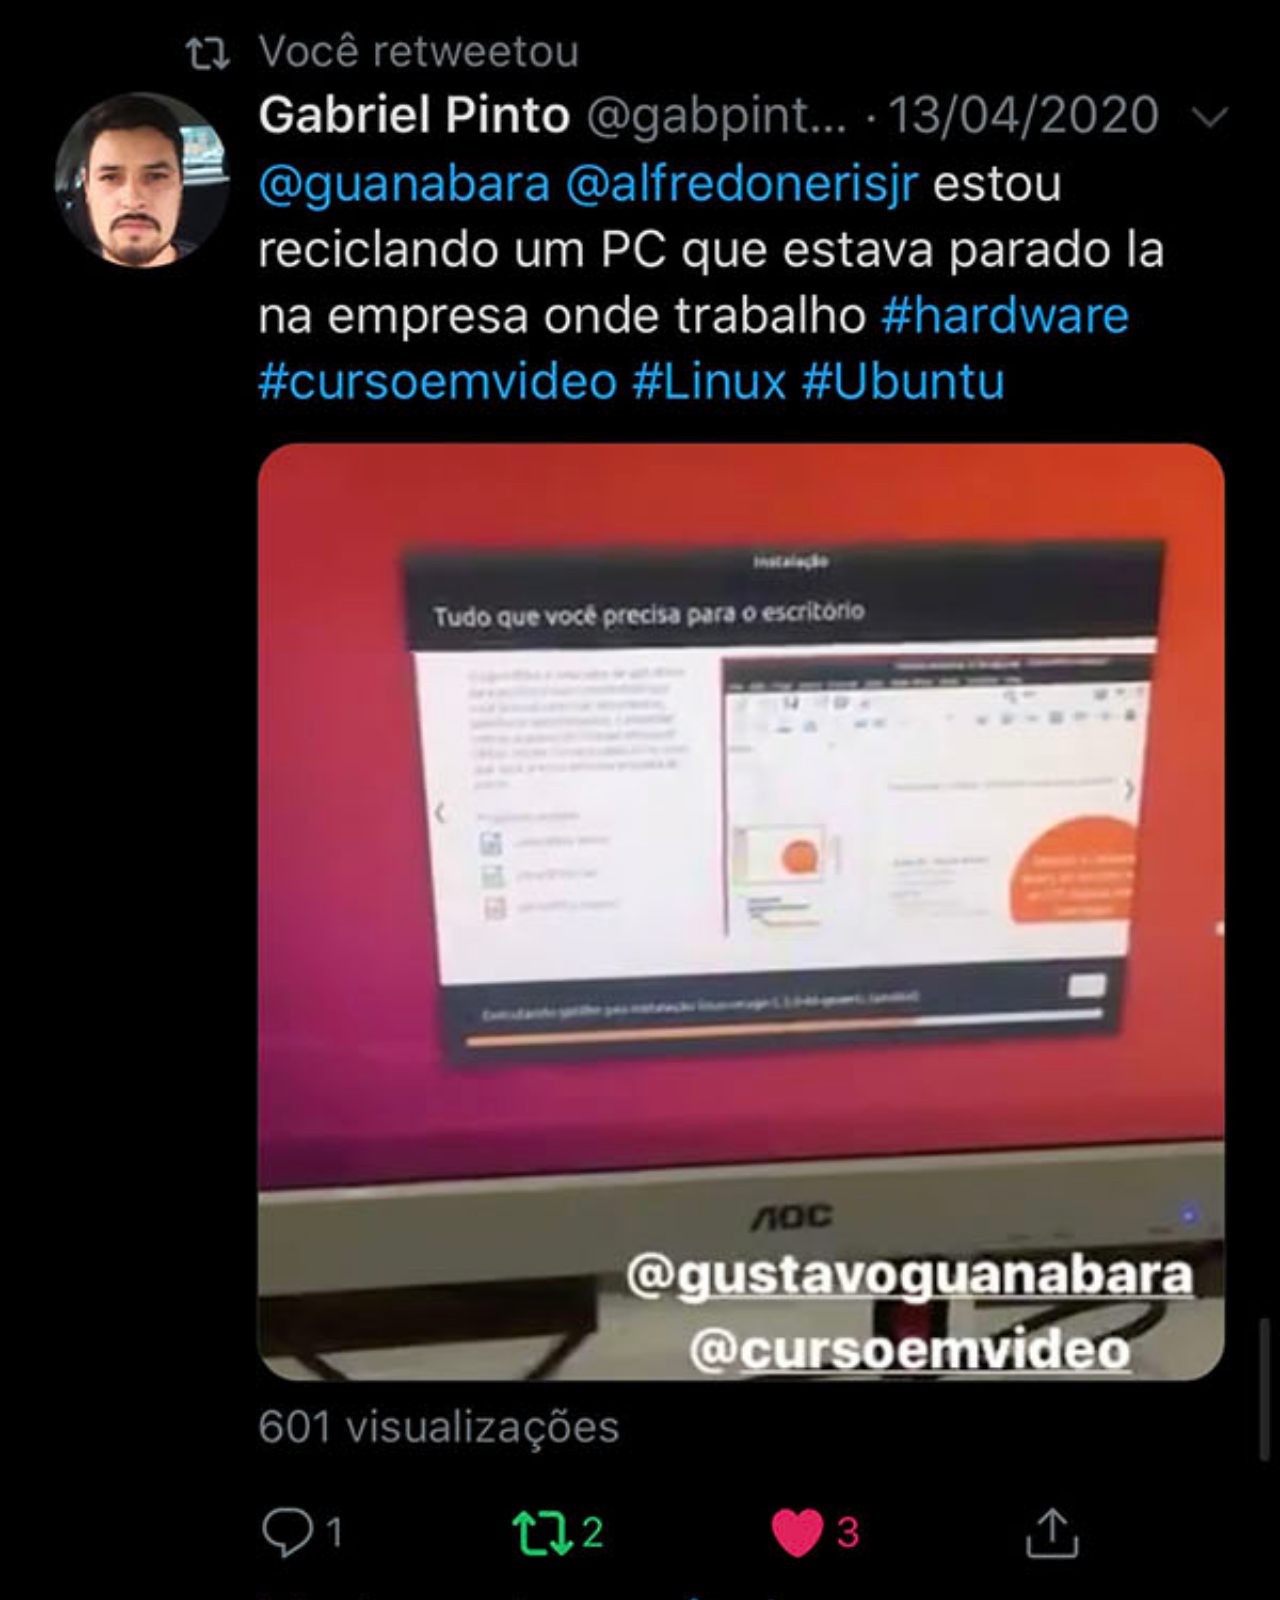
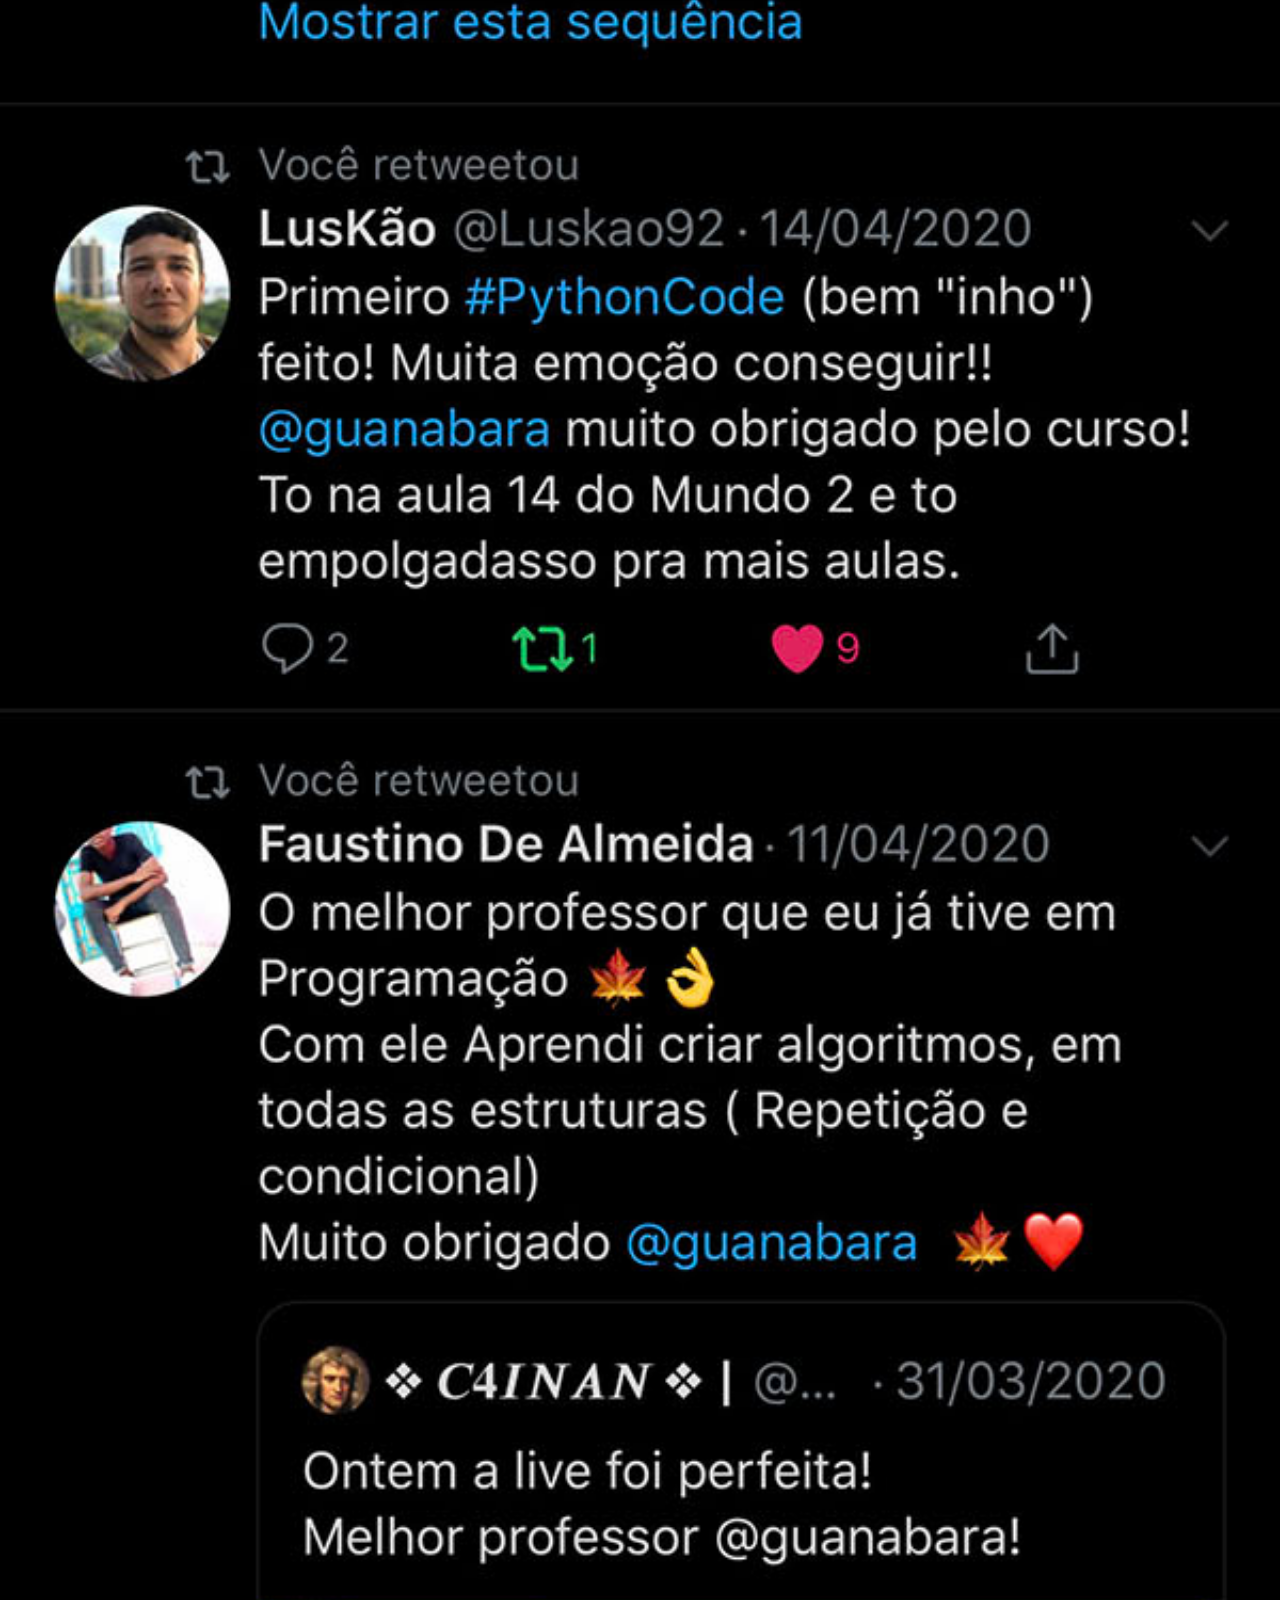
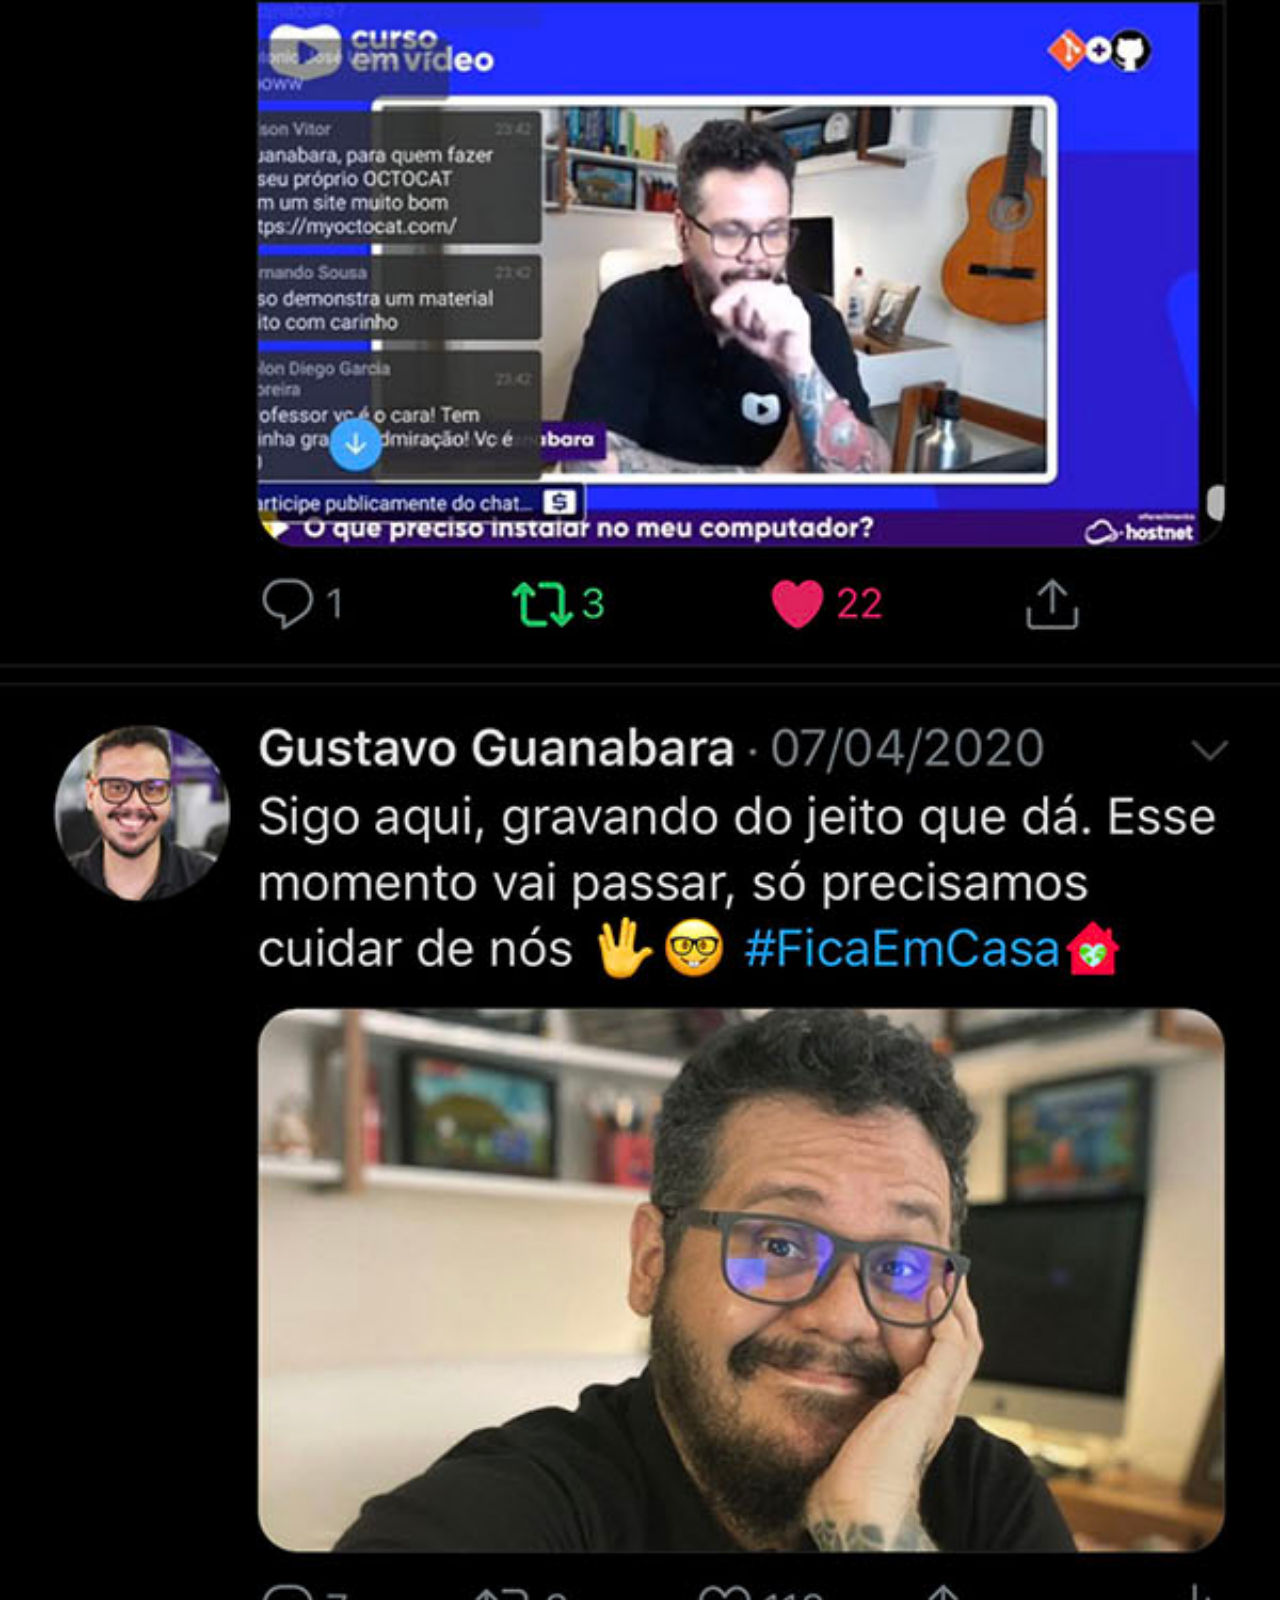
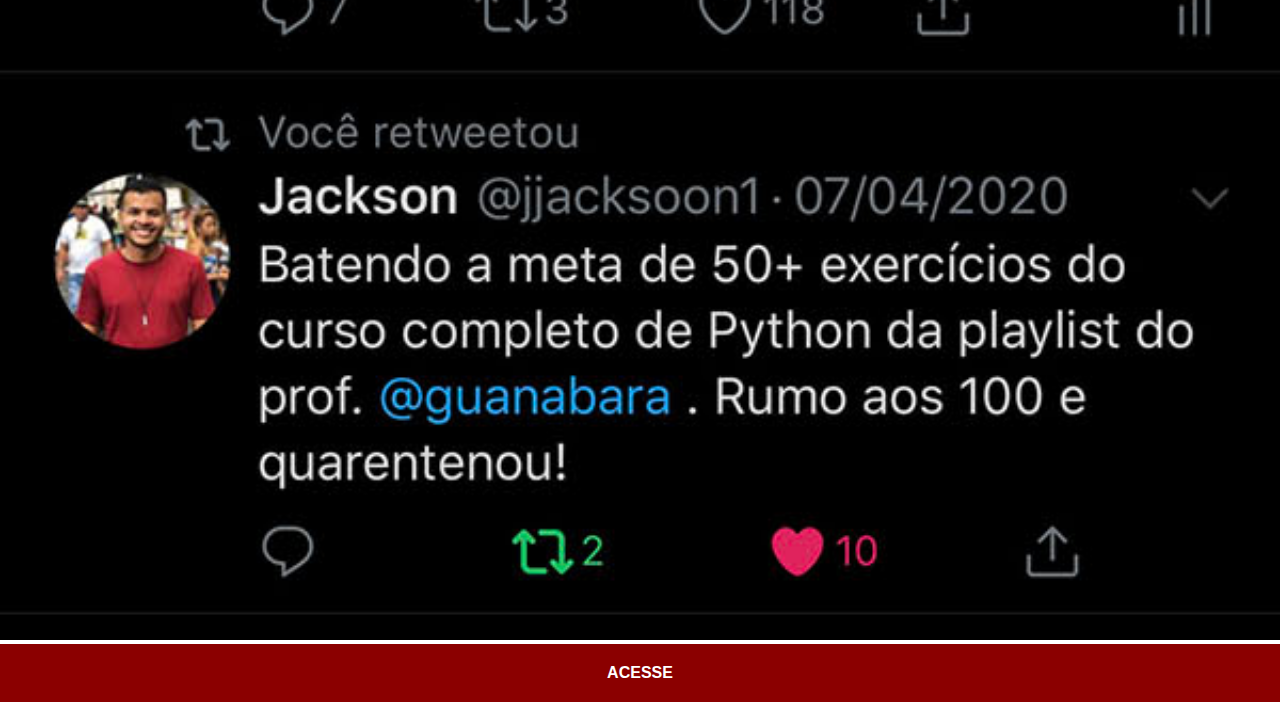
<file: twitter.html>
<!DOCTYPE html>
<html lang="pt-br">
<head>
    <meta charset="UTF-8">
    <meta name="viewport" content="width=device-width, initial-scale=1.0">
    <link rel="stylesheet" href="./estilos/sociais.css">
    <title>Twitter</title>
</head>
<body>
    <img src="./imagens/tela-twitter.jpg" alt="Twitter">
    <a href="https://twitter.com/guanabara" target="_blank" rel="external">ACESSE</a>
</body>
</html>
</file>
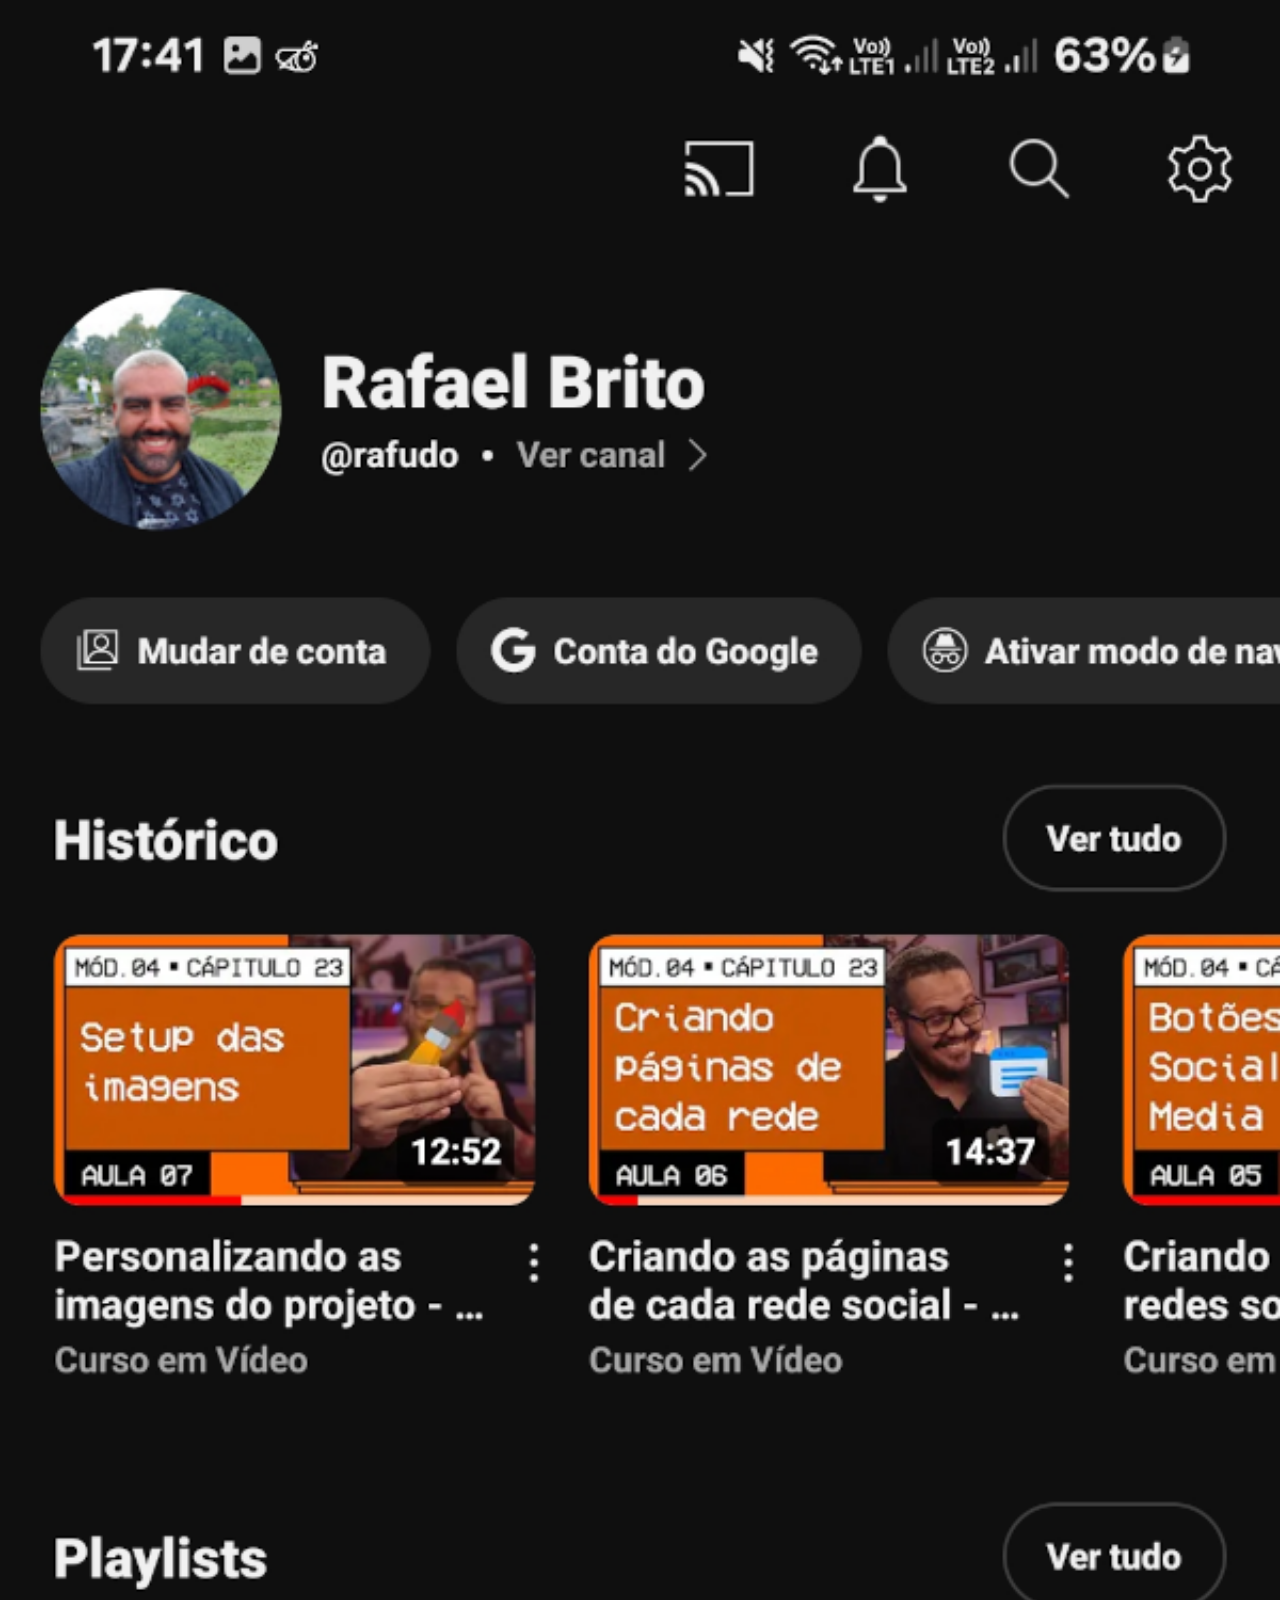
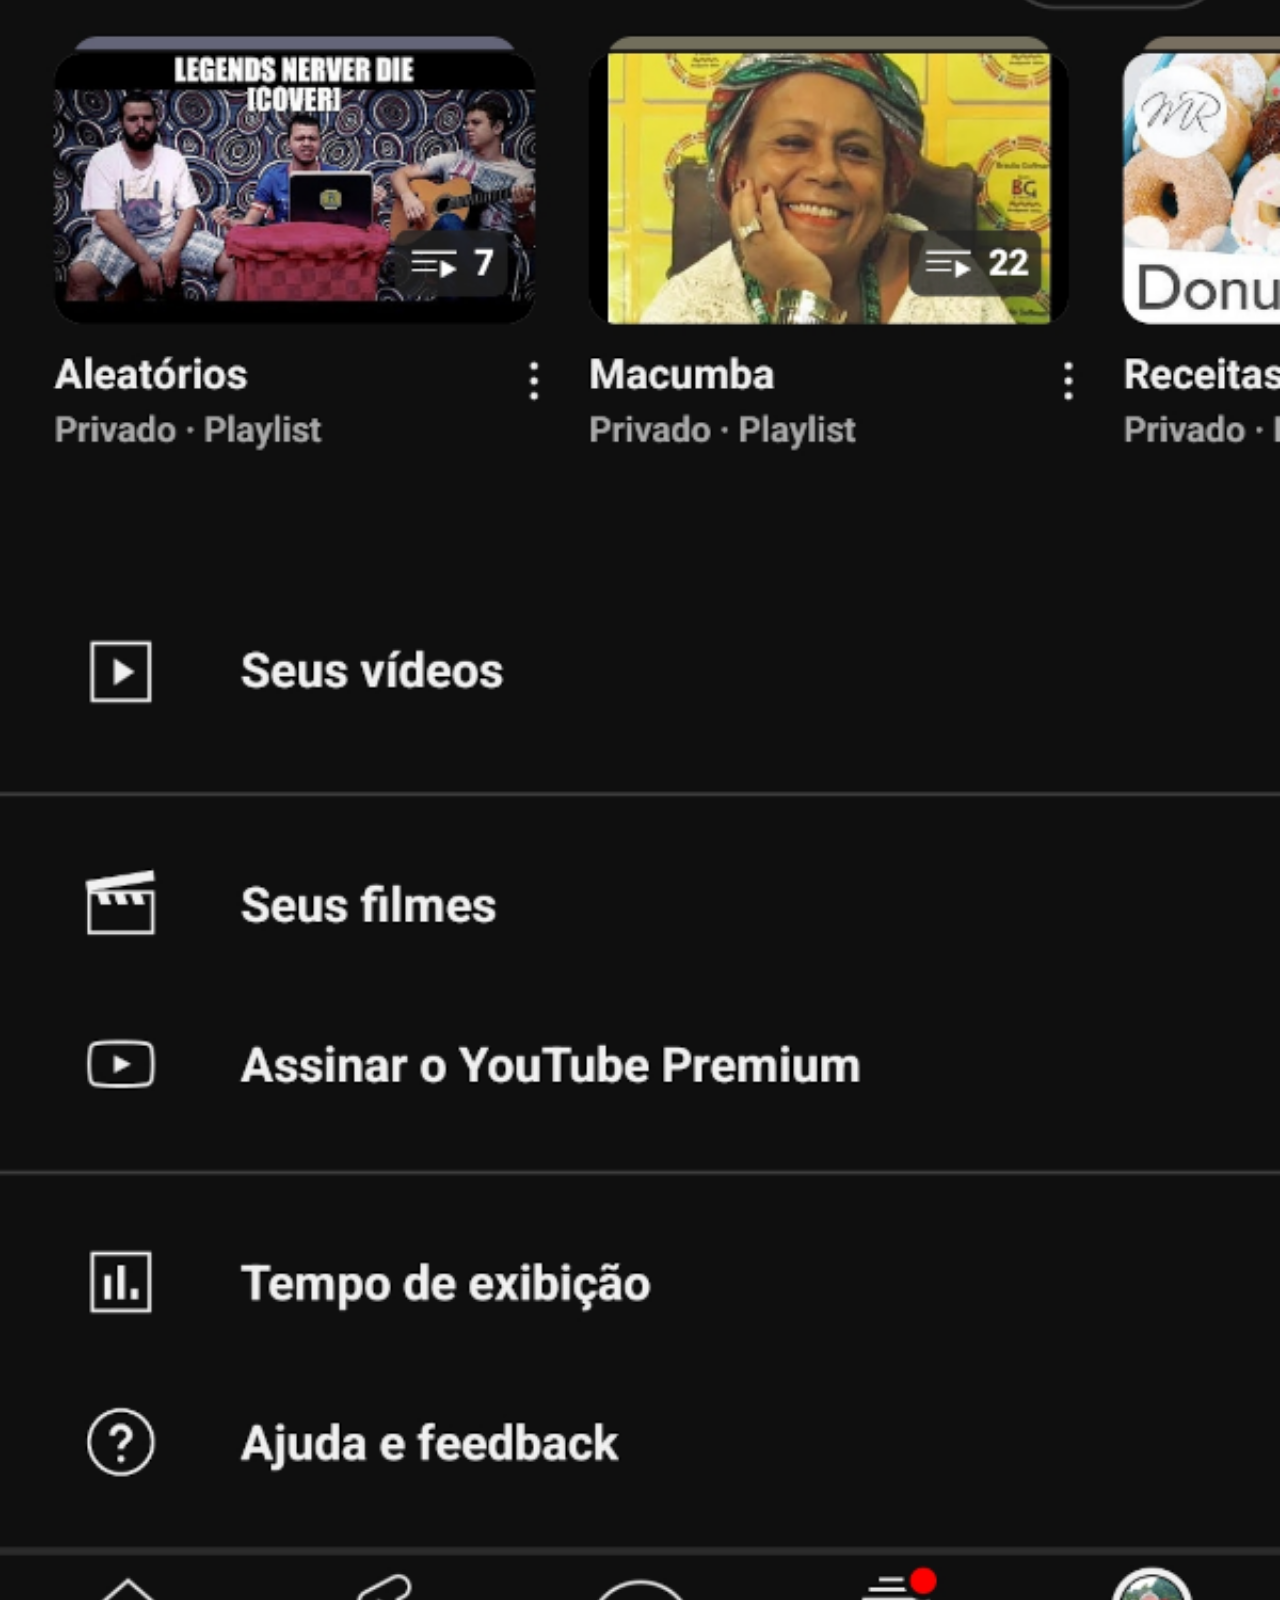
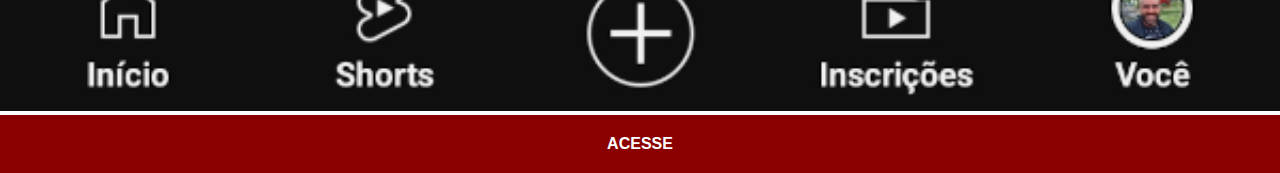
<file: youtube.html>
<!DOCTYPE html>
<html lang="pt-br">
<head>
    <meta charset="UTF-8">
    <meta name="viewport" content="width=device-width, initial-scale=1.0">
    <link rel="stylesheet" href="./estilos/sociais.css">
    <title>YouTube</title>
</head>
<body>
    <img src="./imagens/tela-youtube.png" alt="YouTube">
    <a href="https://www.youtube.com/@rafudo" target="_blank" rel="external">ACESSE</a>
</body>
</html>
</file>
<file: estilos/style.css>
@charset 'UTF-8';
*{
    margin: 0px;
    padding: 0px;
    font-family: Arial, Helvetica, sans-serif;
}
html,body{
    height: 100vw;
    width: 100vw;
}
body{
    background-image: url('../imagens/fundo-madeira.jpg');
    background-size: cover;
    background-attachment: fixed;
}
main{
    height: 100vw;
    position: relative;
}
section#telefone{
    position: absolute;
    top: 50%;
    left: 50%;
    transform: translate(-50%, -50%);
    height: 627px;
    width: 311px;
    background: url('../imagens/frame-iphone.png') ;
}
iframe#tela{
    position: relative;
    top: 80px;
    left: 22px;
    width: 267px;
    height: 471px;
}
section#sociais{
    text-align: right;
}
section#sociais>a>img{
    width: 50px;
    height: 50px;
    margin: 10px;
    border-radius: 50%;
    box-shadow: 2px 2px rgba(0, 0, 0, 0.400);
    box-sizing: border-box;
}
section#sociais>a>img:hover{
    border: 2px solid rgba(255, 255, 255, 0.637);
    transform: translate(-3px, -3px);
    box-shadow: 5px 5px 10px rgba(0, 0, 0, 0.623);
    transition: 0.25s, border 0.3s;
}
</file>
<file: estilos/sociais.css>
@charset "UTF-8";
*{
    margin: 0px;
    padding: 0px;
    font-family: Arial, Helvetica, sans-serif;
}
::-webkit-scrollbar{
    width: 0px;
    height: 0px;
}
img{
    width: 100vw;
}
a{
    display: block;
    background-color: darkred;
    color: white;
    padding: 20px;
    text-align: center;
    font-weight: bolder;
    text-decoration: none;
}
a:hover{
    background-color: red;
}
</file>
